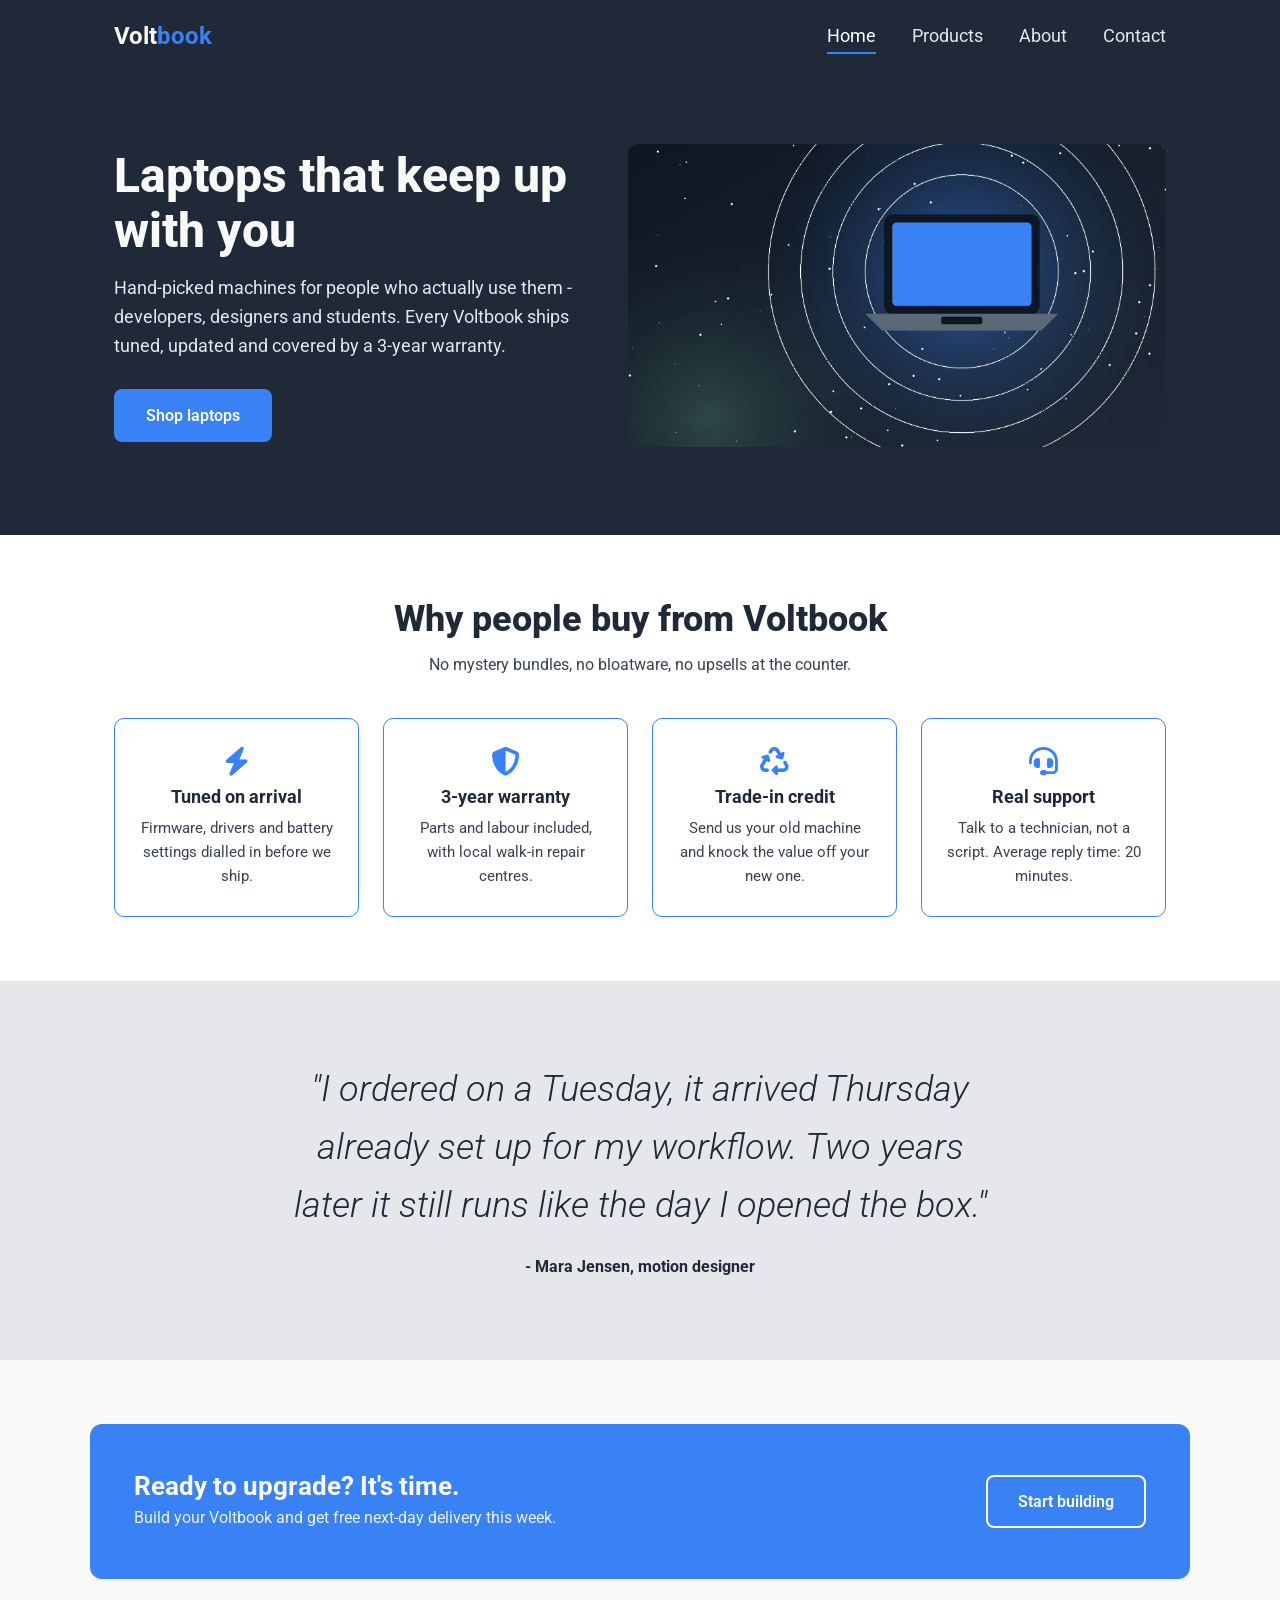
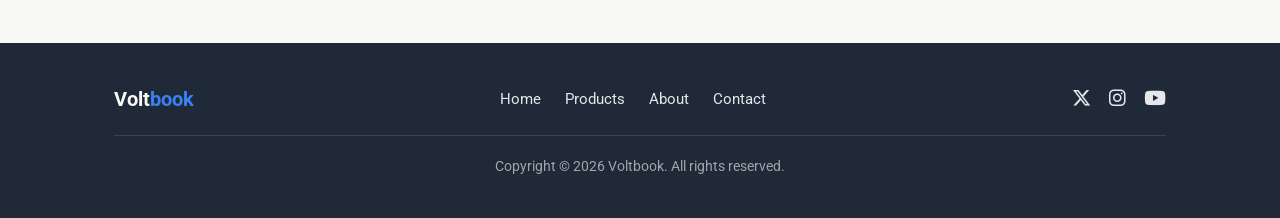
<file: index.html>
<!doctype html>
<html lang="en">
  <head>
    <meta charset="UTF-8" />
    <meta name="viewport" content="width=device-width, initial-scale=1.0" />
    <meta
      name="description"
      content="Voltbook sells premium laptops for creators, developers and students - fast machines, fair prices and a 3-year warranty."
    />
    <title>Voltbook - Laptops that keep up with you</title>

    <link rel="preconnect" href="https://fonts.googleapis.com" />
    <link rel="preconnect" href="https://fonts.gstatic.com" crossorigin />
    <link rel="stylesheet" href="styles.css" />
    <link
      rel="stylesheet"
      href="https://cdnjs.cloudflare.com/ajax/libs/font-awesome/6.5.1/css/all.min.css"
    />
  </head>
  <body>
    <header class="site-header">
      <div class="wrap">
        <a href="index.html" class="logo">Volt<span>book</span></a>
        <input type="checkbox" id="nav-toggle" class="nav-checkbox" />
        <label
          for="nav-toggle"
          class="nav-toggle"
          aria-label="Toggle navigation menu"
        >
          <span></span><span></span><span></span>
        </label>

        <nav class="main-nav" aria-label="Main">
          <ul>
            <li><a href="index.html" aria-current="page">Home</a></li>
            <li><a href="pages/products.html">Products</a></li>
            <li><a href="pages/about.html">About</a></li>
            <li><a href="pages/contact.html">Contact</a></li>
          </ul>
        </nav>
      </div>
    </header>

    <main id="main">
      <section class="hero">
        <div class="wrap">
          <div class="hero-text">
            <h1>Laptops that keep up with you</h1>
            <p>
              Hand-picked machines for people who actually use them -
              developers, designers and students. Every Voltbook ships tuned,
              updated and covered by a 3-year warranty.
            </p>
            <a href="products.html" class="btn">Shop laptops</a>
          </div>
          <picture class="hero-media">
            <source
              media="(max-width: 700px)"
              srcset="
                assets/img/hero-mobile-600.jpg 600w,
                assets/img/hero-mobile-900.jpg 900w
              "
              sizes="100vw"
            />
            <img
              src="assets/img/hero-1200.jpg"
              srcset="
                assets/img/hero-800.jpg   800w,
                assets/img/hero-1200.jpg 1200w,
                assets/img/hero-1600.jpg 1600w
              "
              sizes="(max-width: 900px) 100vw, 50vw"
              width="1200"
              height="675"
              alt="A Voltbook laptop glowing at the centre of concentric signal rings"
            />
          </picture>
        </div>
      </section>
      <section class="section features">
        <div class="wrap">
          <h2 class="section-title">Why people buy from Voltbook</h2>
          <p class="section-intro">
            No mystery bundles, no bloatware, no upsells at the counter.
          </p>

          <div class="feature-list">
            <figure class="feature">
              <i class="fa-solid fa-bolt" aria-hidden="true"></i>
              <h3>Tuned on arrival</h3>
              <p>
                Firmware, drivers and battery settings dialled in before we
                ship.
              </p>
            </figure>
            <figure class="feature">
              <i class="fa-solid fa-shield-halved" aria-hidden="true"></i>
              <h3>3-year warranty</h3>
              <p>
                Parts and labour included, with local walk-in repair centres.
              </p>
            </figure>
            <figure class="feature">
              <i class="fa-solid fa-recycle" aria-hidden="true"></i>
              <h3>Trade-in credit</h3>
              <p>
                Send us your old machine and knock the value off your new one.
              </p>
            </figure>
            <figure class="feature">
              <i class="fa-solid fa-headset" aria-hidden="true"></i>
              <h3>Real support</h3>
              <p>
                Talk to a technician, not a script. Average reply time: 20
                minutes.
              </p>
            </figure>
          </div>
        </div>
      </section>
      <section class="quote">
        <div class="wrap">
          <blockquote>
            "I ordered on a Tuesday, it arrived Thursday already set up for my
            workflow. Two years later it still runs like the day I opened the
            box."
          </blockquote>
          <cite>- Mara Jensen, motion designer</cite>
        </div>
      </section>
      <section class="cta">
        <div class="wrap">
          <div>
            <h2>Ready to upgrade? It's time.</h2>
            <p>Build your Voltbook and get free next-day delivery this week.</p>
          </div>
          <a href="pages/products.html" class="btn btn--ghost">Start building</a>
        </div>
      </section>
    </main>
    <footer class="site-footer">
      <div class="wrap">
        <a href="index.html" class="logo">Volt<span>book</span></a>

        <nav class="footer-links" aria-label="Footer">
          <a href="index.html">Home</a>
          <a href="products.html">Products</a>
          <a href="about.html">About</a>
          <a href="contact.html">Contact</a>
        </nav>

        <div class="social">
          <a href="#" aria-label="Voltbook on X"
            ><i class="fa-brands fa-x-twitter"></i
          ></a>
          <a href="#" aria-label="Voltbook on Instagram"
            ><i class="fa-brands fa-instagram"></i
          ></a>
          <a href="#" aria-label="Voltbook on YouTube"
            ><i class="fa-brands fa-youtube"></i
          ></a>
        </div>

        <p class="footer-copy">
          Copyright &copy; 2026 Voltbook. All rights reserved.
        </p>
      </div>
    </footer>
  </body>
</html>
</file>
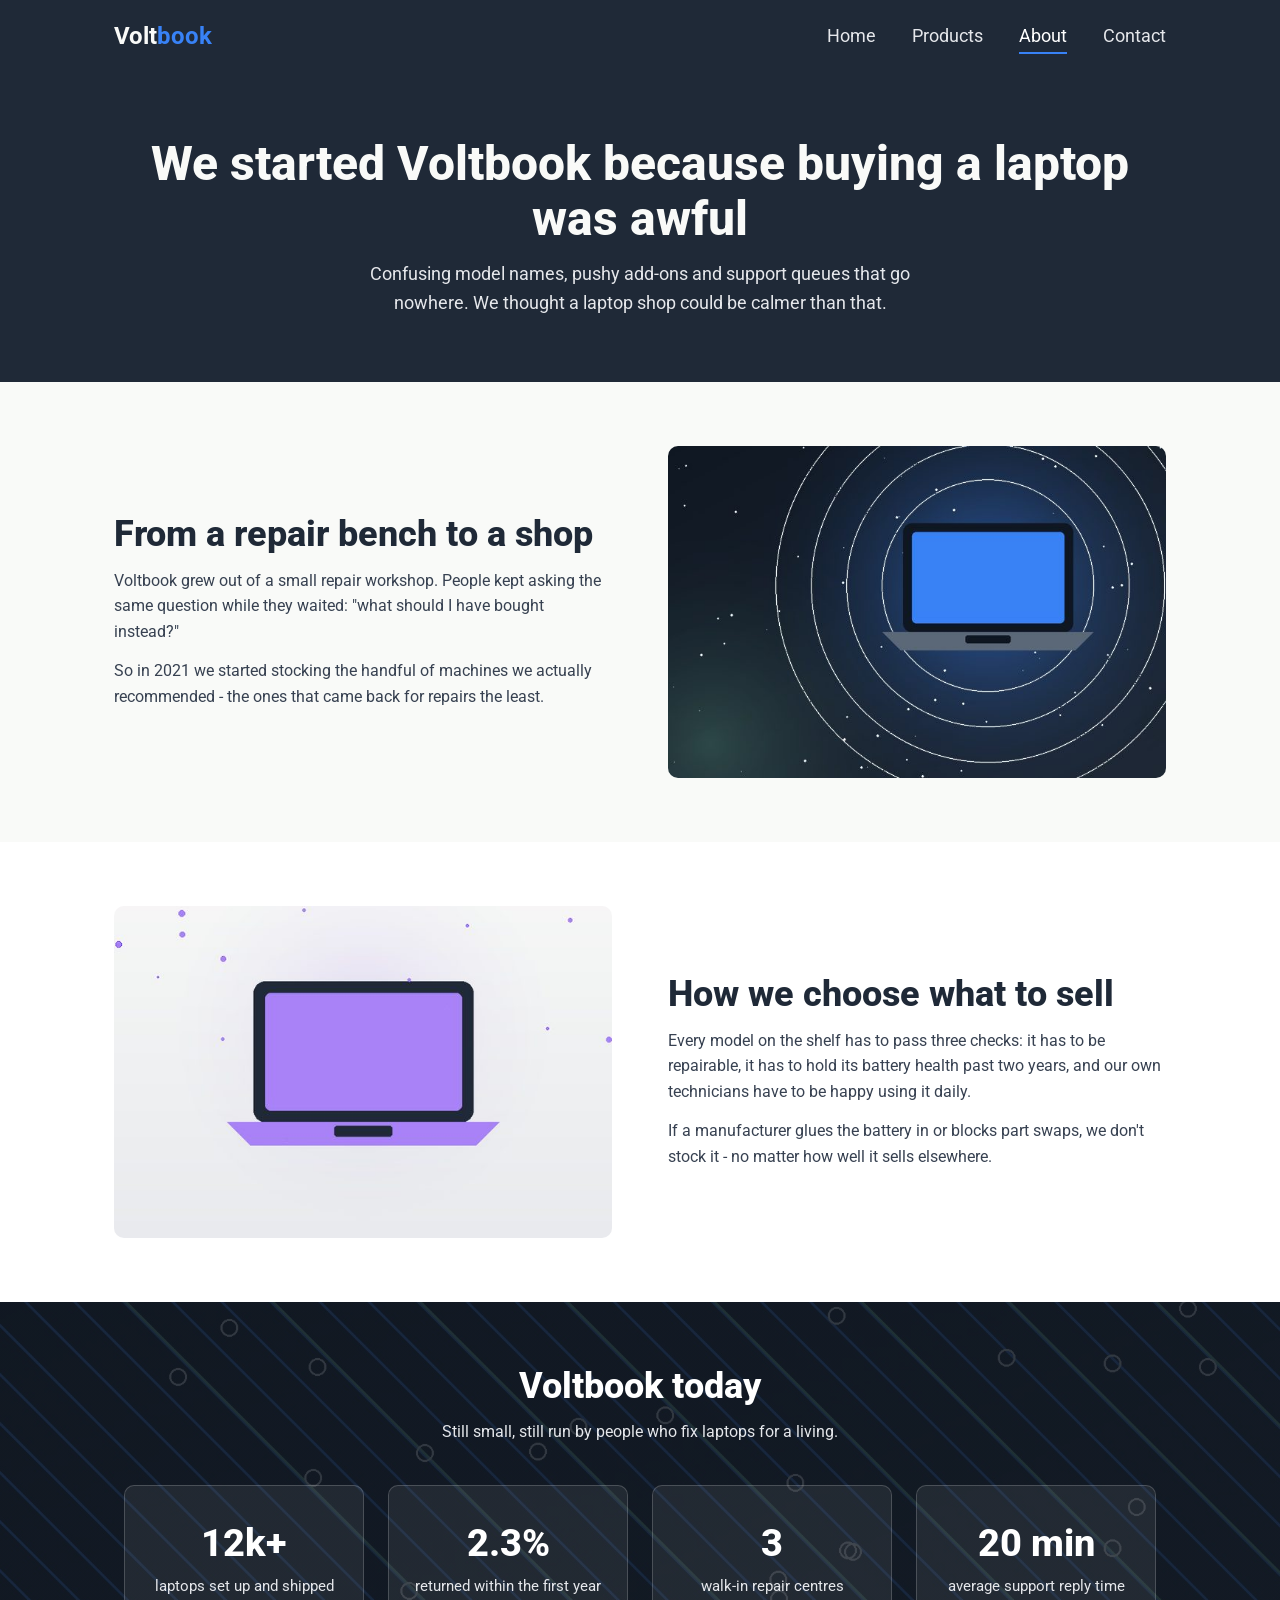
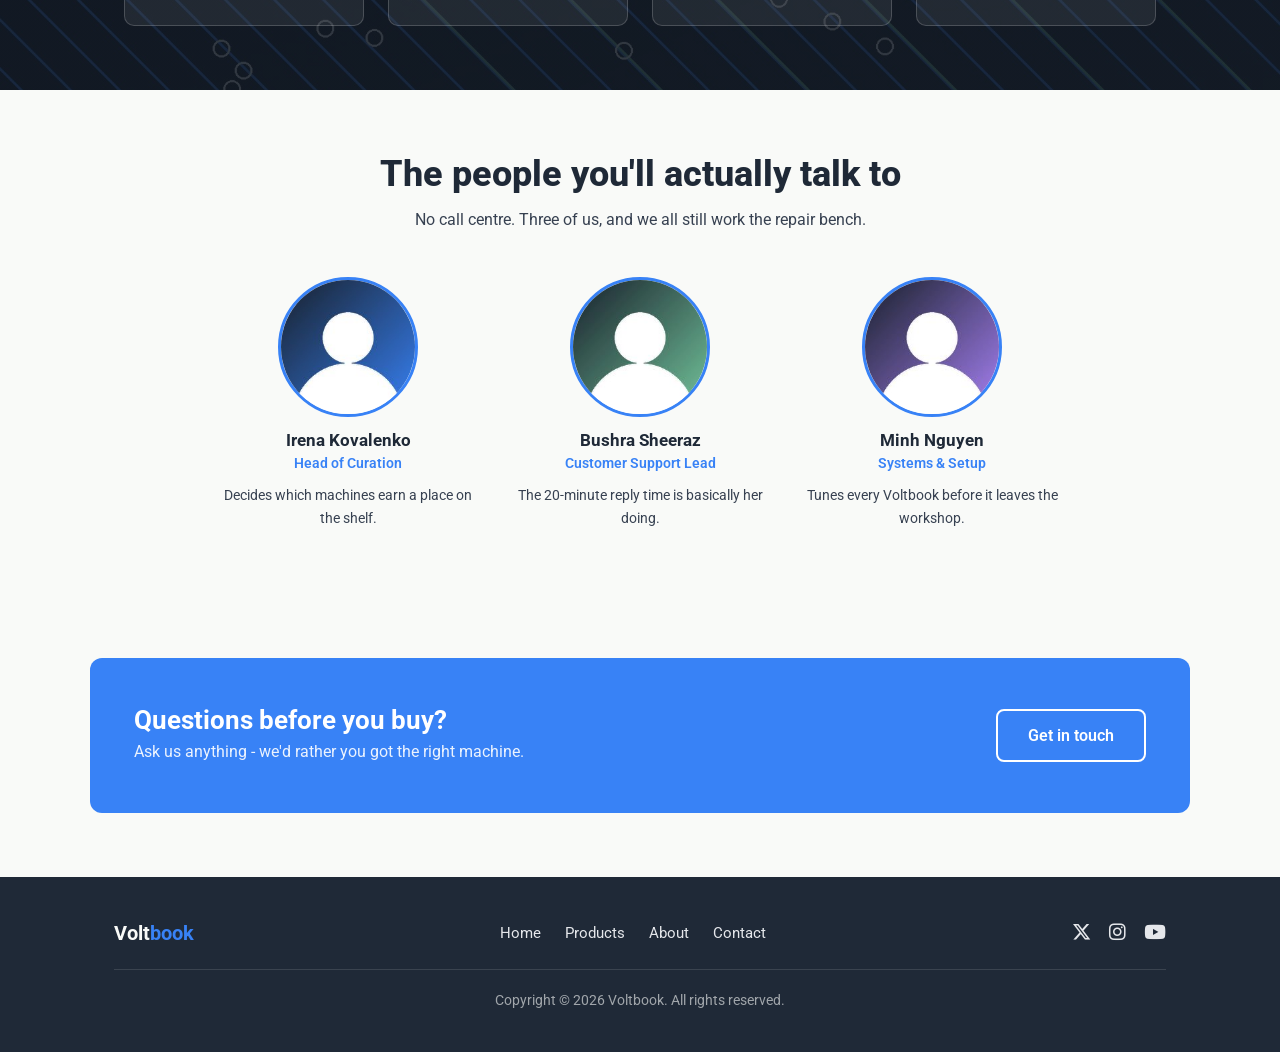
<file: about.html>
<!doctype html>
<html lang="en">
  <head>
    <meta charset="UTF-8" />
    <meta name="viewport" content="width=device-width, initial-scale=1.0" />
    <meta
      name="description"
      content="How Voltbook started, how we choose which laptops to sell, and the small team behind the shop."
    />
    <title>About Voltbook - our story</title>

    <link rel="preconnect" href="https://fonts.googleapis.com" />
    <link rel="preconnect" href="https://fonts.gstatic.com" crossorigin />
    <link rel="stylesheet" href="styles.css" />
    <link
      rel="stylesheet"
      href="https://cdnjs.cloudflare.com/ajax/libs/font-awesome/6.5.1/css/all.min.css"
    />
  </head>
  <body>
    <!-- ============================ Shared header ======================== -->
    <header class="site-header">
      <div class="wrap">
        <a href="index.html" class="logo">Volt<span>book</span></a>

        <!-- CSS-only burger menu: the checkbox holds the open/closed state -->
        <input type="checkbox" id="nav-toggle" class="nav-checkbox" />
        <label for="nav-toggle" class="nav-toggle" aria-label="Toggle navigation menu">
          <span></span><span></span><span></span>
        </label>

        <nav class="main-nav" aria-label="Main">
          <ul>
            <li><a href="index.html">Home</a></li>
            <li><a href="products.html">Products</a></li>
            <li><a href="about.html" aria-current="page">About</a></li>
            <li><a href="contact.html">Contact</a></li>
          </ul>
        </nav>
      </div>
    </header>

    <main id="main">
      <!-- ============================= Page hero ======================== -->
      <section class="page-hero">
        <div class="wrap">
          <h1>We started Voltbook because buying a laptop was awful</h1>
          <p>
            Confusing model names, pushy add-ons and support queues that go
            nowhere. We thought a laptop shop could be calmer than that.
          </p>
        </div>
      </section>

      <!-- ============================== Story =========================== -->
      <section class="section">
        <div class="wrap split">
          <div>
            <h2>From a repair bench to a shop</h2>
            <p>
              Voltbook grew out of a small repair workshop. People kept asking the
              same question while they waited: "what should I have bought instead?"
            </p>
            <p>
              So in 2021 we started stocking the handful of machines we actually
              recommended - the ones that came back for repairs the least.
            </p>
          </div>
          <img
            src="assets/img/hero-1200.jpg"
            srcset="
              assets/img/hero-800.jpg   800w,
              assets/img/hero-1200.jpg 1200w,
              assets/img/hero-1600.jpg 1600w
            "
            sizes="(max-width: 900px) 100vw, 50vw"
            width="1200"
            height="675"
            alt="The Voltbook workshop, represented by a glowing laptop and signal rings"
          />
        </div>
      </section>

      <!-- =========================== How we pick ======================== -->
      <section class="section features">
        <div class="wrap split reverse">
          <div>
            <h2>How we choose what to sell</h2>
            <p>
              Every model on the shelf has to pass three checks: it has to be
              repairable, it has to hold its battery health past two years, and
              our own technicians have to be happy using it daily.
            </p>
            <p>
              If a manufacturer glues the battery in or blocks part swaps, we
              don't stock it - no matter how well it sells elsewhere.
            </p>
          </div>
          <img
            src="assets/img/laptop-studio-640.jpg"
            srcset="
              assets/img/laptop-studio-320.jpg 320w,
              assets/img/laptop-studio-640.jpg 640w
            "
            sizes="(max-width: 900px) 100vw, 50vw"
            width="640"
            height="640"
            alt="A Voltbook Studio laptop shown against a light background"
          />
        </div>
      </section>

      <!-- ===================== Decorative pattern band ================== -->
      <!--
        The background image here is decorative, so it lives in CSS, not HTML.
        A media query swaps pattern-900.jpg for pattern-1800.jpg above 900px,
        so phones never download the large file.
      -->
      <section class="section pattern-band">
        <div class="wrap">
          <h2 class="section-title">Voltbook today</h2>
          <p class="section-intro">
            Still small, still run by people who fix laptops for a living.
          </p>
          <div class="stats">
            <div class="stat">
              <strong>12k+</strong>
              <span>laptops set up and shipped</span>
            </div>
            <div class="stat">
              <strong>2.3%</strong>
              <span>returned within the first year</span>
            </div>
            <div class="stat">
              <strong>3</strong>
              <span>walk-in repair centres</span>
            </div>
            <div class="stat">
              <strong>20 min</strong>
              <span>average support reply time</span>
            </div>
          </div>
        </div>
      </section>

      <!-- =============================== Team =========================== -->
      <section class="section">
        <div class="wrap">
          <h2 class="section-title">The people you'll actually talk to</h2>
          <p class="section-intro">
            No call centre. Three of us, and we all still work the repair bench.
          </p>

          <div class="team">
            <figure class="member">
              <img
                src="assets/img/team-1-400.jpg"
                srcset="assets/img/team-1-200.jpg 200w, assets/img/team-1-400.jpg 400w"
                sizes="140px"
                width="400"
                height="400"
                alt="Portrait of Irene Kovalenko"
              />
              <figcaption>
                <h3>Irena Kovalenko</h3>
                <span>Head of Curation</span>
                <p>Decides which machines earn a place on the shelf.</p>
              </figcaption>
            </figure>

            <figure class="member">
              <img
                src="assets/img/team-2-400.jpg"
                srcset="assets/img/team-2-200.jpg 200w, assets/img/team-2-400.jpg 400w"
                sizes="140px"
                width="400"
                height="400"
                alt="Portrait of Bushra Sheeraz"
              />
              <figcaption>
                <h3>Bushra Sheeraz</h3>
                <span>Customer Support Lead</span>
                <p>The 20-minute reply time is basically her doing.</p>
              </figcaption>
            </figure>

            <figure class="member">
              <img
                src="assets/img/team-3-400.jpg"
                srcset="assets/img/team-3-200.jpg 200w, assets/img/team-3-400.jpg 400w"
                sizes="140px"
                width="400"
                height="400"
                alt="Portrait of Minh Nguyen"
              />
              <figcaption>
                <h3>Minh Nguyen</h3>
                <span>Systems &amp; Setup</span>
                <p>Tunes every Voltbook before it leaves the workshop.</p>
              </figcaption>
            </figure>
          </div>
        </div>
      </section>

      <!-- ========================== Call to action ===================== -->
      <section class="cta">
        <div class="wrap">
          <div>
            <h2>Questions before you buy?</h2>
            <p>Ask us anything - we'd rather you got the right machine.</p>
          </div>
          <a href="contact.html" class="btn btn--ghost">Get in touch</a>
        </div>
      </section>
    </main>

    <!-- ============================ Shared footer ====================== -->
    <footer class="site-footer">
      <div class="wrap">
        <a href="index.html" class="logo">Volt<span>book</span></a>

        <nav class="footer-links" aria-label="Footer">
          <a href="index.html">Home</a>
          <a href="products.html">Products</a>
          <a href="about.html">About</a>
          <a href="contact.html">Contact</a>
        </nav>

        <div class="social">
          <a href="#" aria-label="Voltbook on X"><i class="fa-brands fa-x-twitter"></i></a>
          <a href="#" aria-label="Voltbook on Instagram"><i class="fa-brands fa-instagram"></i></a>
          <a href="#" aria-label="Voltbook on YouTube"><i class="fa-brands fa-youtube"></i></a>
        </div>

        <p class="footer-copy">Copyright &copy; 2026 Voltbook. All rights reserved.</p>
      </div>
    </footer>
  </body>
</html>
</file>
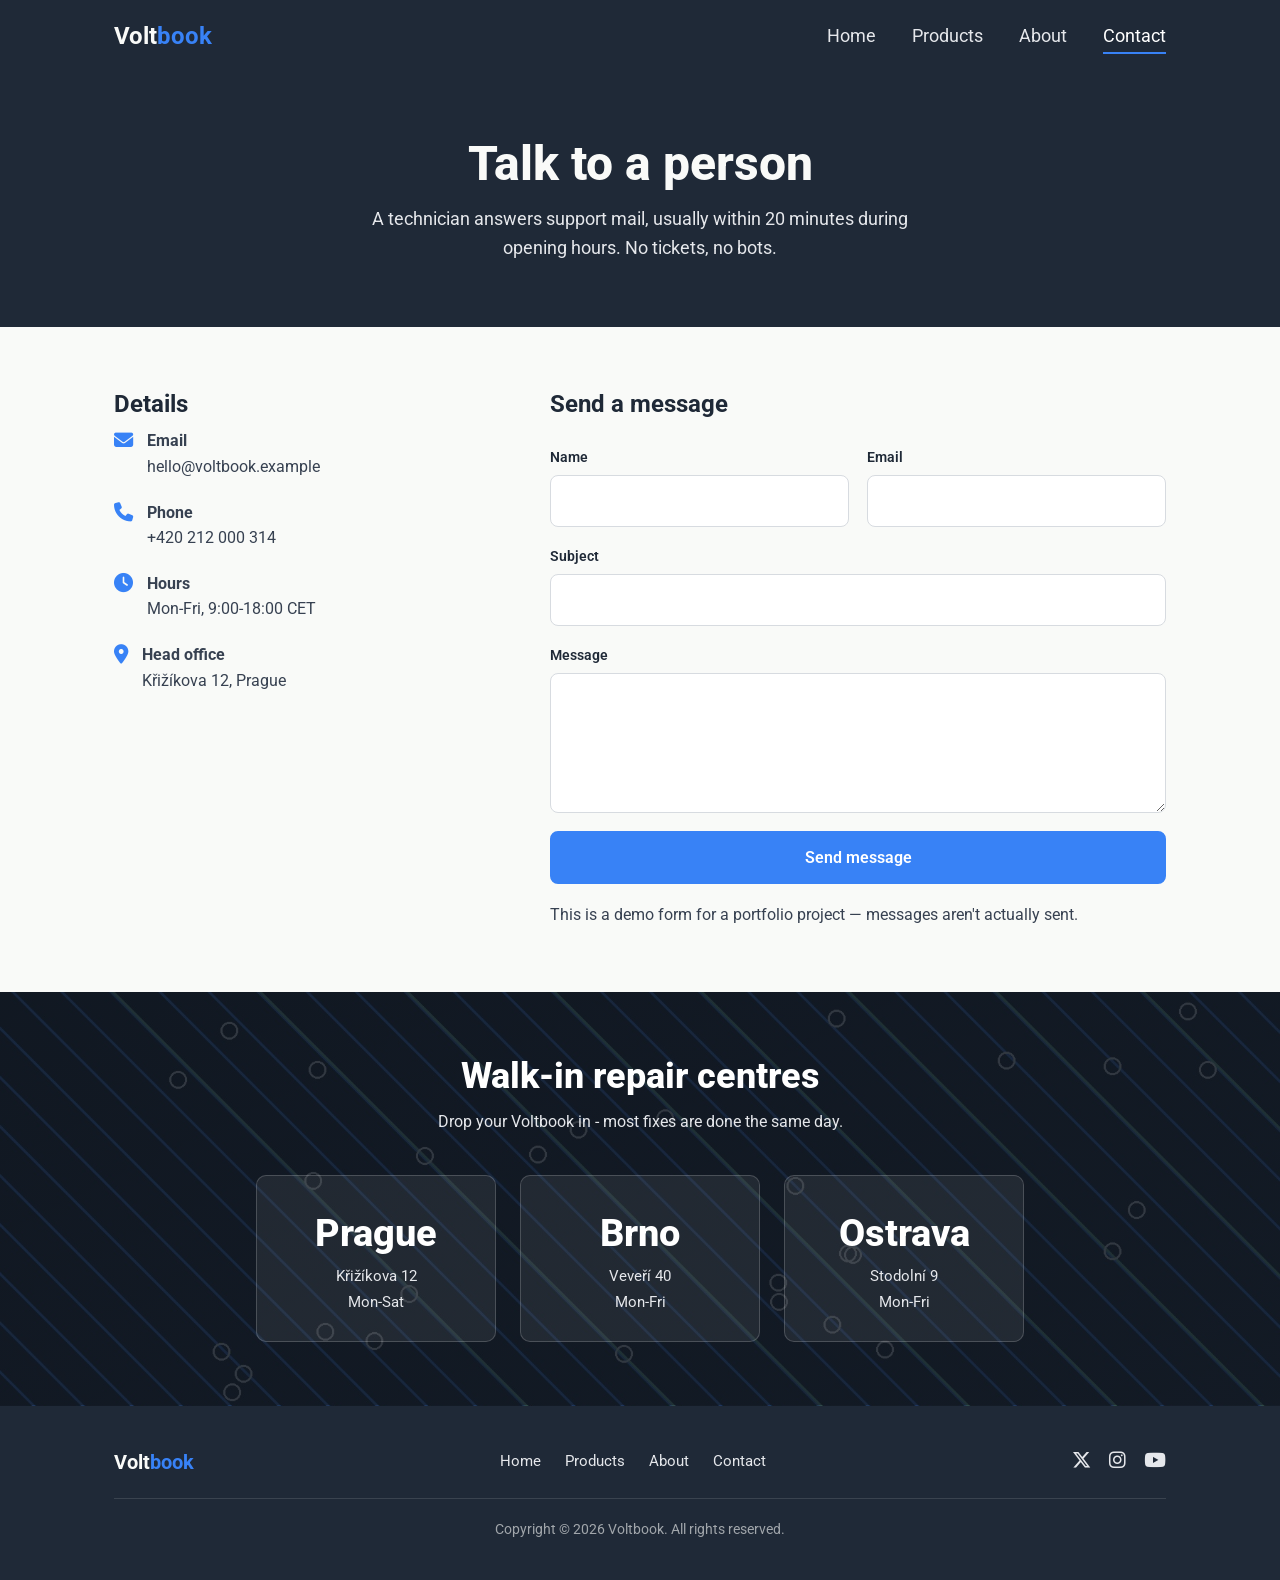
<file: contact.html>
<!doctype html>
<html lang="en">
  <head>
    <meta charset="UTF-8" />
    <meta name="viewport" content="width=device-width, initial-scale=1.0" />
    <meta
      name="description"
      content="Contact Voltbook - email, phone, opening hours and our three walk-in repair centres."
    />
    <title>Contact Voltbook</title>

    <link rel="preconnect" href="https://fonts.googleapis.com" />
    <link rel="preconnect" href="https://fonts.gstatic.com" crossorigin />
    <link rel="stylesheet" href="styles.css" />
    <link
      rel="stylesheet"
      href="https://cdnjs.cloudflare.com/ajax/libs/font-awesome/6.5.1/css/all.min.css"
    />
  </head>
  <body>
    <!-- ============================ Shared header ======================== -->
    <header class="site-header">
      <div class="wrap">
        <a href="index.html" class="logo">Volt<span>book</span></a>

        <!-- CSS-only burger menu: the checkbox holds the open/closed state -->
        <input type="checkbox" id="nav-toggle" class="nav-checkbox" />
        <label
          for="nav-toggle"
          class="nav-toggle"
          aria-label="Toggle navigation menu"
        >
          <span></span><span></span><span></span>
        </label>

        <nav class="main-nav" aria-label="Main">
          <ul>
            <li><a href="index.html">Home</a></li>
            <li><a href="products.html">Products</a></li>
            <li><a href="about.html">About</a></li>
            <li><a href="contact.html" aria-current="page">Contact</a></li>
          </ul>
        </nav>
      </div>
    </header>

    <main id="main">
      <!-- ============================= Page hero ======================== -->
      <section class="page-hero">
        <div class="wrap">
          <h1>Talk to a person</h1>
          <p>
            A technician answers support mail, usually within 20 minutes during
            opening hours. No tickets, no bots.
          </p>
        </div>
      </section>

      <!-- =========================== Contact block ===================== -->
      <section class="section">
        <div class="wrap contact-layout">
          <div class="contact-info">
            <h2>Details</h2>
            <ul>
              <li>
                <i class="fa-solid fa-envelope" aria-hidden="true"></i>
                <span><strong>Email</strong><br />hello@voltbook.example</span>
              </li>
              <li>
                <i class="fa-solid fa-phone" aria-hidden="true"></i>
                <span><strong>Phone</strong><br />+420 212 000 314</span>
              </li>
              <li>
                <i class="fa-solid fa-clock" aria-hidden="true"></i>
                <span><strong>Hours</strong><br />Mon-Fri, 9:00-18:00 CET</span>
              </li>
              <li>
                <i class="fa-solid fa-location-dot" aria-hidden="true"></i>
                <span
                  ><strong>Head office</strong><br />Křižíkova 12, Prague</span
                >
              </li>
            </ul>
          </div>

          <form class="contact-form" action="#" method="post">
            <h2>Send a message</h2>

            <div class="field half">
              <label for="name">Name</label>
              <input type="text" id="name" name="name" required />
            </div>

            <div class="field half">
              <label for="email">Email</label>
              <input type="email" id="email" name="email" required />
            </div>

            <div class="field">
              <label for="subject">Subject</label>
              <input type="text" id="subject" name="subject" required />
            </div>

            <div class="field">
              <label for="message">Message</label>
              <textarea id="message" name="message" required></textarea>
            </div>

            <button type="submit" class="btn">Send message</button>
            <p class="form-note">
              This is a demo form for a portfolio project — messages aren't
              actually sent.
            </p>
          </form>
        </div>
      </section>

      <!-- ===================== Repair centres (decor band) ============= -->
      <section class="section pattern-band">
        <div class="wrap">
          <h2 class="section-title">Walk-in repair centres</h2>
          <p class="section-intro">
            Drop your Voltbook in - most fixes are done the same day.
          </p>
          <div class="stats">
            <div class="stat">
              <strong>Prague</strong>
              <span>Křižíkova 12<br />Mon-Sat</span>
            </div>
            <div class="stat">
              <strong>Brno</strong>
              <span>Veveří 40<br />Mon-Fri</span>
            </div>
            <div class="stat">
              <strong>Ostrava</strong>
              <span>Stodolní 9<br />Mon-Fri</span>
            </div>
          </div>
        </div>
      </section>
    </main>

    <!-- ============================ Shared footer ====================== -->
    <footer class="site-footer">
      <div class="wrap">
        <a href="index.html" class="logo">Volt<span>book</span></a>

        <nav class="footer-links" aria-label="Footer">
          <a href="index.html">Home</a>
          <a href="products.html">Products</a>
          <a href="about.html">About</a>
          <a href="contact.html">Contact</a>
        </nav>

        <div class="social">
          <a href="#" aria-label="Voltbook on X"
            ><i class="fa-brands fa-x-twitter"></i
          ></a>
          <a href="#" aria-label="Voltbook on Instagram"
            ><i class="fa-brands fa-instagram"></i
          ></a>
          <a href="#" aria-label="Voltbook on YouTube"
            ><i class="fa-brands fa-youtube"></i
          ></a>
        </div>

        <p class="footer-copy">
          Copyright &copy; 2026 Voltbook. All rights reserved.
        </p>
      </div>
    </footer>
  </body>
</html>
</file>
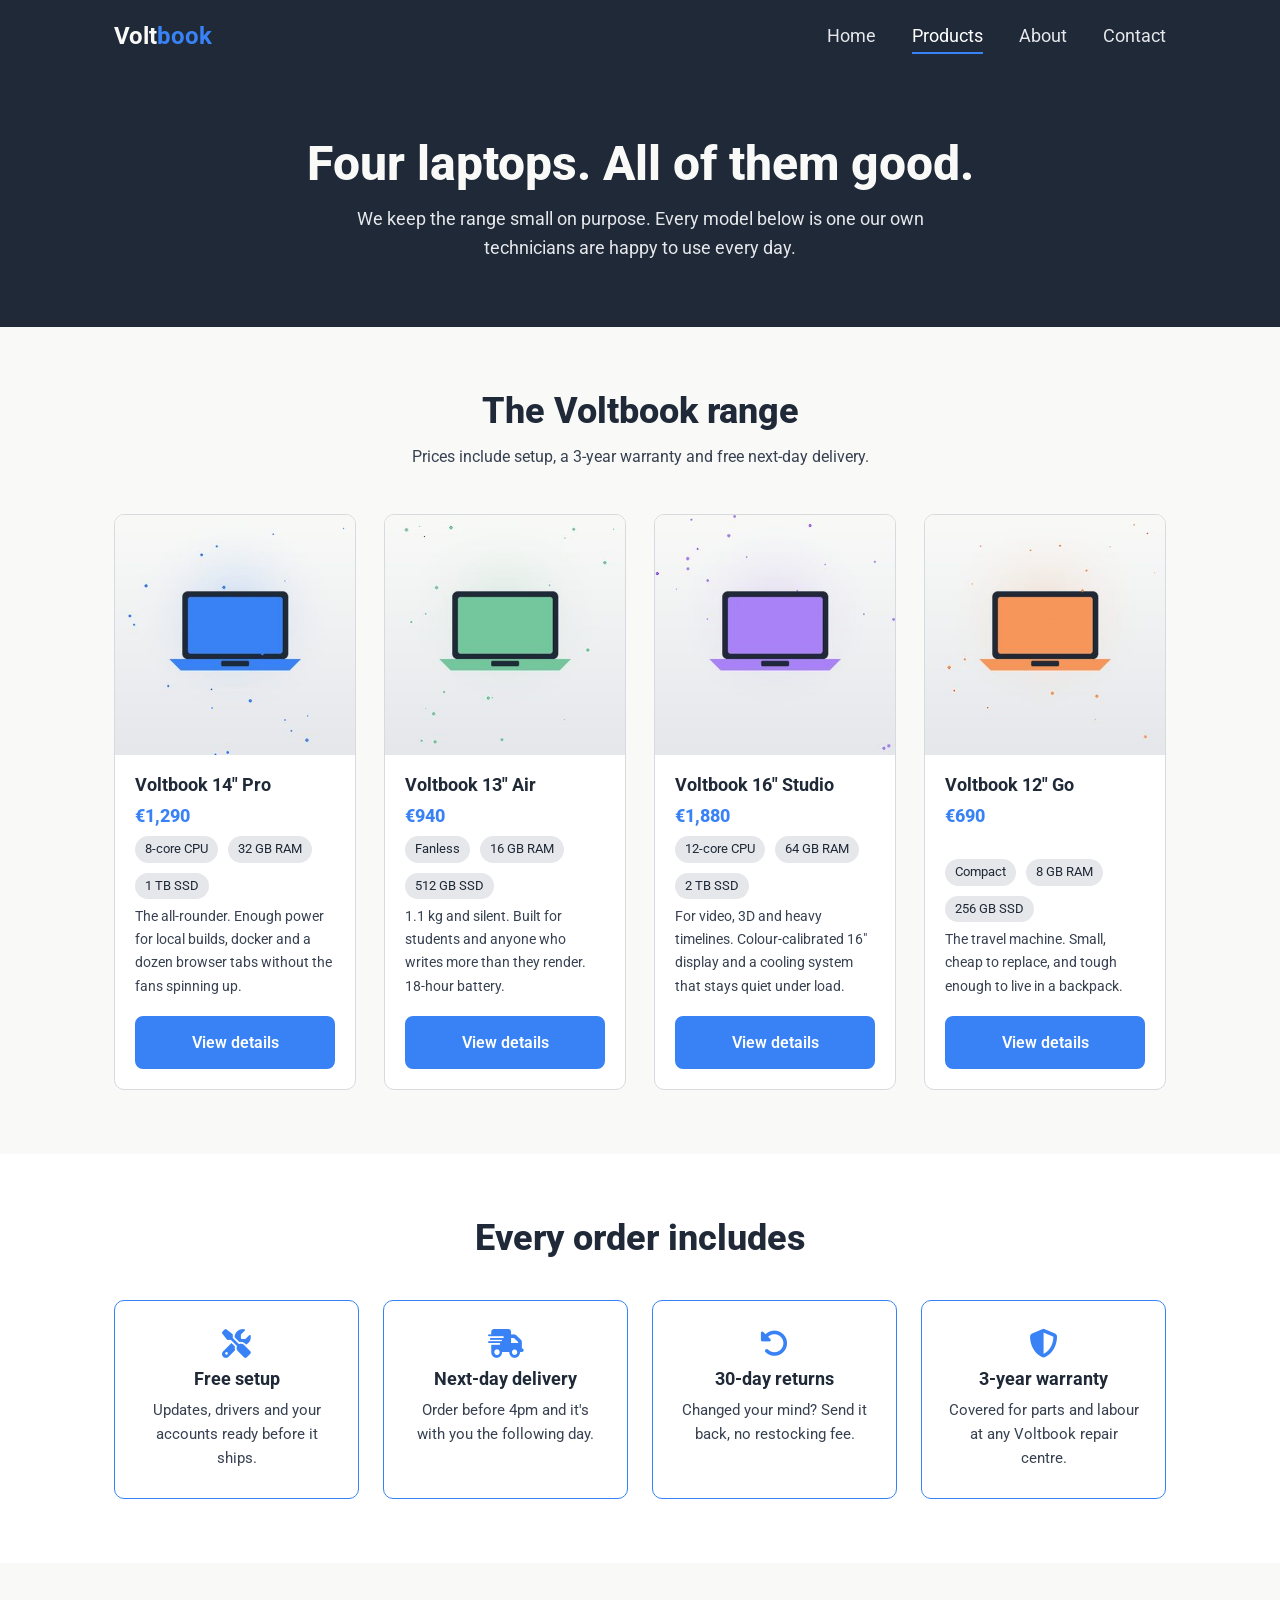
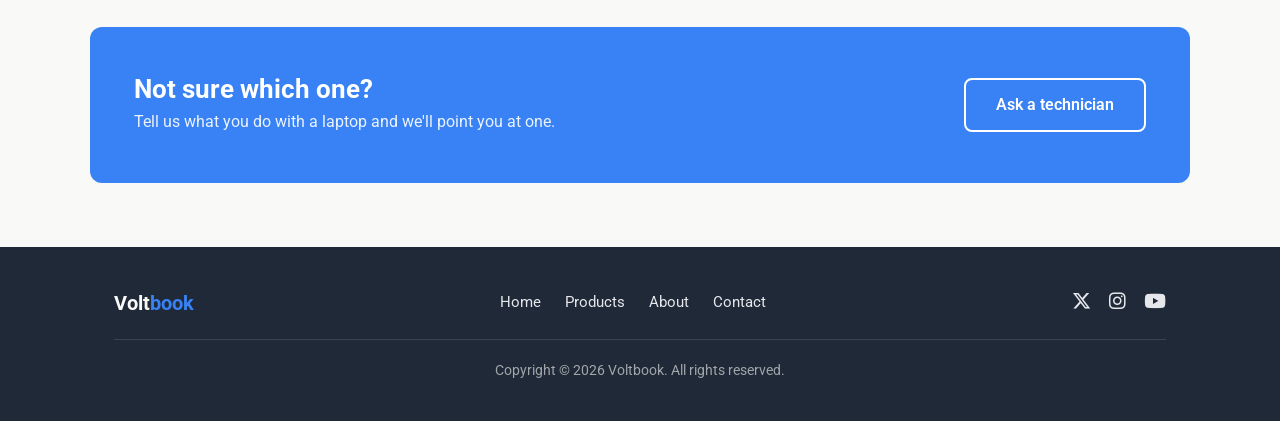
<file: products.html>
<!doctype html>
<html lang="en">
  <head>
    <meta charset="UTF-8" />
    <meta name="viewport" content="width=device-width, initial-scale=1.0" />
    <meta
      name="description"
      content="The Voltbook range: four laptops for developers, designers and students, each with a 3-year warranty."
    />
    <title>Voltbook laptops - the full range</title>

    <link rel="preconnect" href="https://fonts.googleapis.com" />
    <link rel="preconnect" href="https://fonts.gstatic.com" crossorigin />
    <link rel="stylesheet" href="styles.css" />
    <link
      rel="stylesheet"
      href="https://cdnjs.cloudflare.com/ajax/libs/font-awesome/6.5.1/css/all.min.css"
    />
  </head>
  <body>
    <!-- ============================ Shared header ======================== -->
    <header class="site-header">
      <div class="wrap">
        <a href="index.html" class="logo">Volt<span>book</span></a>

        <!-- CSS-only burger menu: the checkbox holds the open/closed state -->
        <input type="checkbox" id="nav-toggle" class="nav-checkbox" />
        <label for="nav-toggle" class="nav-toggle" aria-label="Toggle navigation menu">
          <span></span><span></span><span></span>
        </label>

        <nav class="main-nav" aria-label="Main">
          <ul>
            <li><a href="index.html">Home</a></li>
            <li><a href="products.html" aria-current="page">Products</a></li>
            <li><a href="about.html">About</a></li>
            <li><a href="contact.html">Contact</a></li>
          </ul>
        </nav>
      </div>
    </header>

    <main id="main">
      <!-- ============================= Page hero ======================== -->
      <section class="page-hero">
        <div class="wrap">
          <h1>Four laptops. All of them good.</h1>
          <p>
            We keep the range small on purpose. Every model below is one our own
            technicians are happy to use every day.
          </p>
        </div>
      </section>

      <!-- ============================ Product grid ====================== -->
      <section class="section">
        <div class="wrap">
          <h2 class="section-title">The Voltbook range</h2>
          <p class="section-intro">
            Prices include setup, a 3-year warranty and free next-day delivery.
          </p>

          <div class="product-list">
            <article class="card">
              <img
                src="assets/img/laptop-pro-640.jpg"
                srcset="assets/img/laptop-pro-320.jpg 320w, assets/img/laptop-pro-640.jpg 640w"
                sizes="(max-width: 600px) 90vw, 300px"
                width="640"
                height="640"
                alt="Voltbook 14-inch Pro laptop"
              />
              <div class="card-body">
                <h3>Voltbook 14" Pro</h3>
                <p class="price">&euro;1,290</p>
                <div class="spec-row">
                  <span>8-core CPU</span><span>32 GB RAM</span><span>1 TB SSD</span>
                </div>
                <p>The all-rounder. Enough power for local builds, docker and a
                  dozen browser tabs without the fans spinning up.</p>
                <a href="contact.html" class="btn">View details</a>
              </div>
            </article>

            <article class="card">
              <img
                src="assets/img/laptop-air-640.jpg"
                srcset="assets/img/laptop-air-320.jpg 320w, assets/img/laptop-air-640.jpg 640w"
                sizes="(max-width: 600px) 90vw, 300px"
                width="640"
                height="640"
                alt="Voltbook 13-inch Air laptop"
              />
              <div class="card-body">
                <h3>Voltbook 13" Air</h3>
                <p class="price">&euro;940</p>
                <div class="spec-row">
                  <span>Fanless</span><span>16 GB RAM</span><span>512 GB SSD</span>
                </div>
                <p>1.1 kg and silent. Built for students and anyone who writes
                  more than they render. 18-hour battery.</p>
                <a href="contact.html" class="btn">View details</a>
              </div>
            </article>

            <article class="card">
              <img
                src="assets/img/laptop-studio-640.jpg"
                srcset="assets/img/laptop-studio-320.jpg 320w, assets/img/laptop-studio-640.jpg 640w"
                sizes="(max-width: 600px) 90vw, 300px"
                width="640"
                height="640"
                alt="Voltbook 16-inch Studio laptop"
              />
              <div class="card-body">
                <h3>Voltbook 16" Studio</h3>
                <p class="price">&euro;1,880</p>
                <div class="spec-row">
                  <span>12-core CPU</span><span>64 GB RAM</span><span>2 TB SSD</span>
                </div>
                <p>For video, 3D and heavy timelines. Colour-calibrated 16"
                  display and a cooling system that stays quiet under load.</p>
                <a href="contact.html" class="btn">View details</a>
              </div>
            </article>

            <article class="card">
              <img
                src="assets/img/laptop-go-640.jpg"
                srcset="assets/img/laptop-go-320.jpg 320w, assets/img/laptop-go-640.jpg 640w"
                sizes="(max-width: 600px) 90vw, 300px"
                width="640"
                height="640"
                alt="Voltbook 12-inch Go laptop"
              />
              <div class="card-body">
                <h3>Voltbook 12" Go</h3>
                <p class="price">&euro;690</p>
                <div class="spec-row">
                  <span>Compact</span><span>8 GB RAM</span><span>256 GB SSD</span>
                </div>
                <p>The travel machine. Small, cheap to replace, and tough enough
                  to live in a backpack.</p>
                <a href="contact.html" class="btn">View details</a>
              </div>
            </article>
          </div>
        </div>
      </section>

      <!-- ========================= What's included ===================== -->
      <section class="section features">
        <div class="wrap">
          <h2 class="section-title">Every order includes</h2>
          <div class="feature-list">
            <article class="feature">
              <i class="fa-solid fa-screwdriver-wrench" aria-hidden="true"></i>
              <h3>Free setup</h3>
              <p>Updates, drivers and your accounts ready before it ships.</p>
            </article>
            <article class="feature">
              <i class="fa-solid fa-truck-fast" aria-hidden="true"></i>
              <h3>Next-day delivery</h3>
              <p>Order before 4pm and it's with you the following day.</p>
            </article>
            <article class="feature">
              <i class="fa-solid fa-rotate-left" aria-hidden="true"></i>
              <h3>30-day returns</h3>
              <p>Changed your mind? Send it back, no restocking fee.</p>
            </article>
            <article class="feature">
              <i class="fa-solid fa-shield-halved" aria-hidden="true"></i>
              <h3>3-year warranty</h3>
              <p>Covered for parts and labour at any Voltbook repair centre.</p>
            </article>
          </div>
        </div>
      </section>

      <!-- ========================== Call to action ===================== -->
      <section class="cta">
        <div class="wrap">
          <div>
            <h2>Not sure which one?</h2>
            <p>Tell us what you do with a laptop and we'll point you at one.</p>
          </div>
          <a href="contact.html" class="btn btn--ghost">Ask a technician</a>
        </div>
      </section>
    </main>

    <!-- ============================ Shared footer ====================== -->
    <footer class="site-footer">
      <div class="wrap">
        <a href="index.html" class="logo">Volt<span>book</span></a>

        <nav class="footer-links" aria-label="Footer">
          <a href="index.html">Home</a>
          <a href="products.html">Products</a>
          <a href="about.html">About</a>
          <a href="contact.html">Contact</a>
        </nav>

        <div class="social">
          <a href="#" aria-label="Voltbook on X"><i class="fa-brands fa-x-twitter"></i></a>
          <a href="#" aria-label="Voltbook on Instagram"><i class="fa-brands fa-instagram"></i></a>
          <a href="#" aria-label="Voltbook on YouTube"><i class="fa-brands fa-youtube"></i></a>
        </div>

        <p class="footer-copy">Copyright &copy; 2026 Voltbook. All rights reserved.</p>
      </div>
    </footer>
  </body>
</html>
</file>
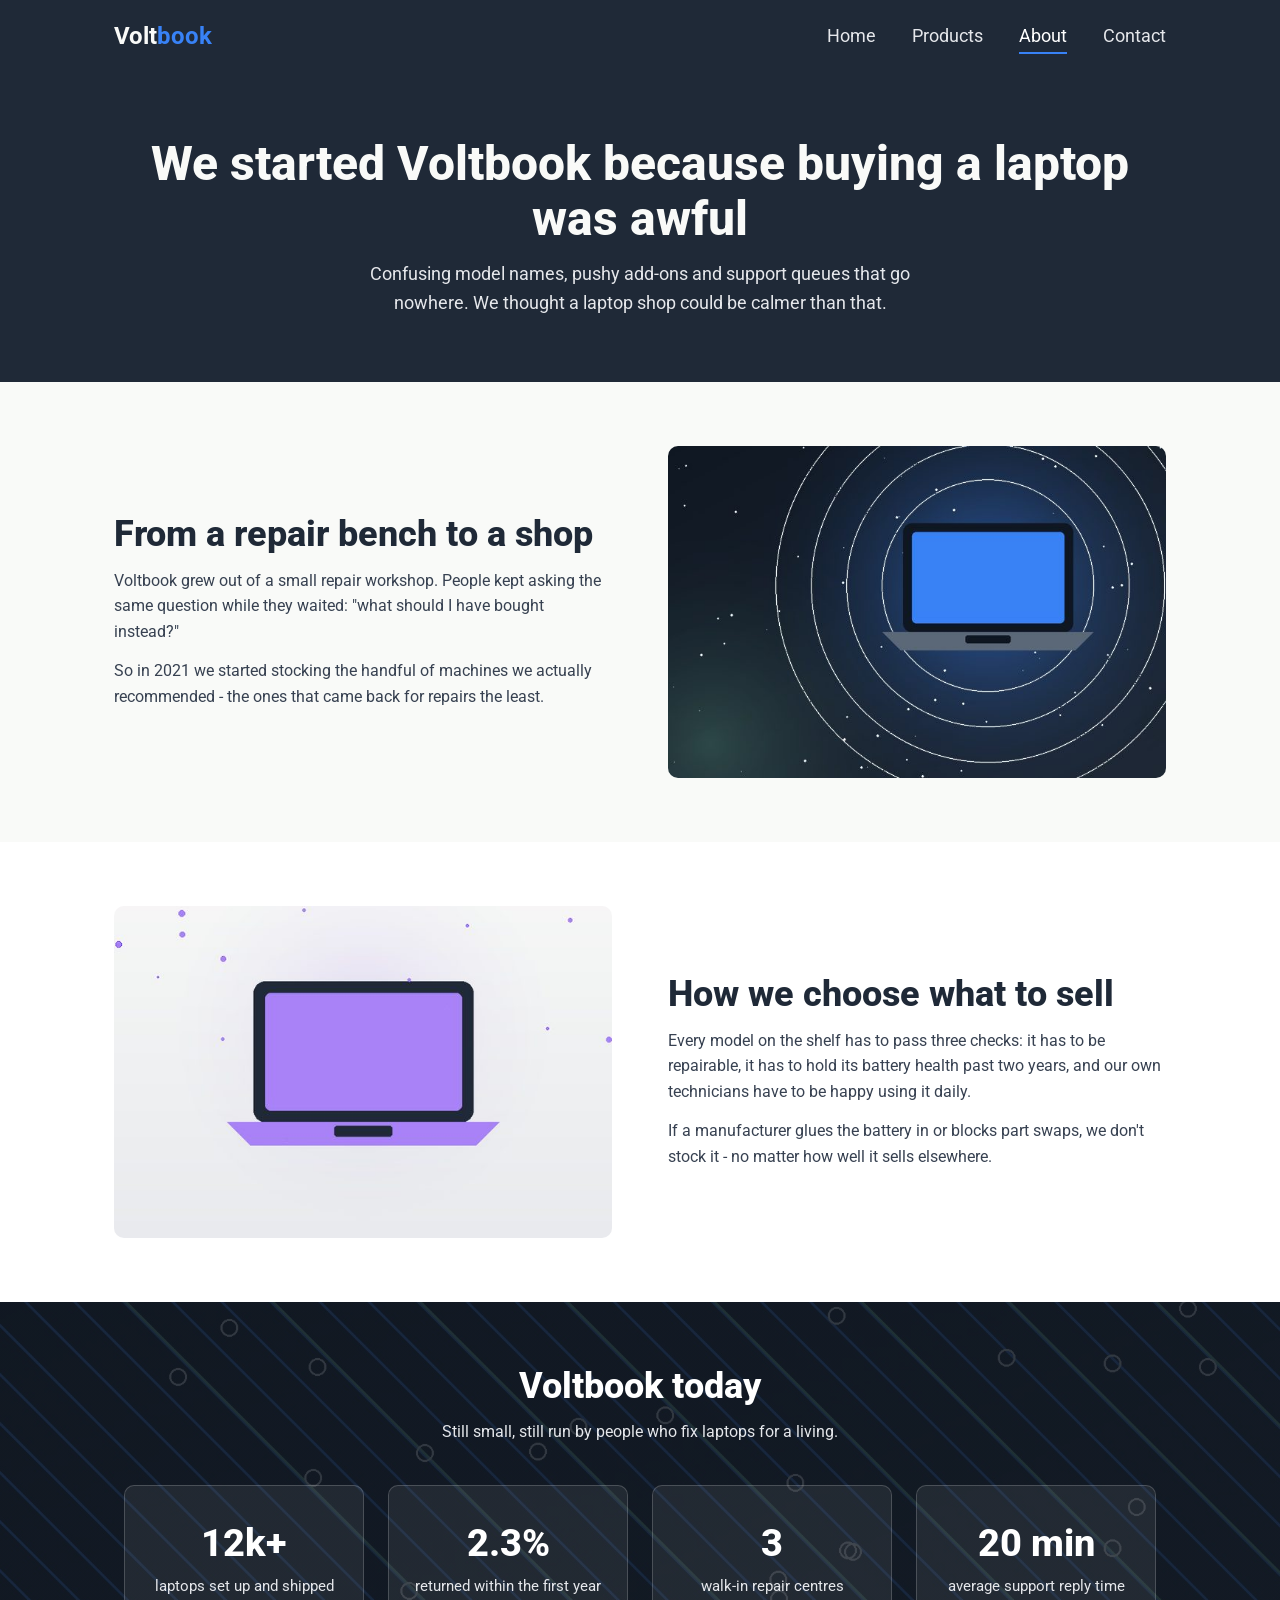
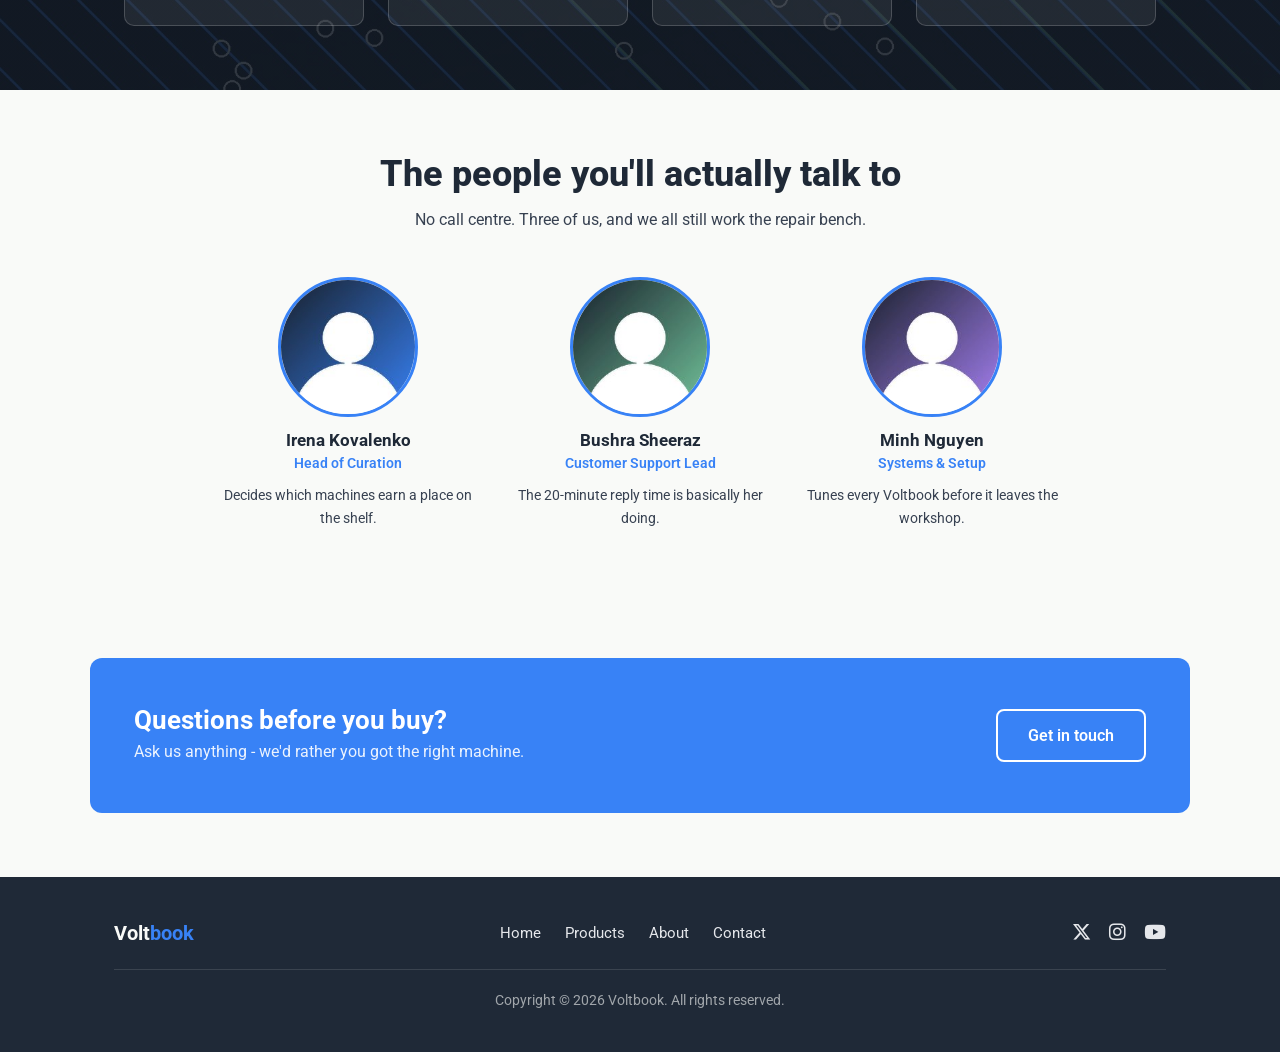
<file: pages/about.html>
<!doctype html>
<html lang="en">
  <head>
    <meta charset="UTF-8" />
    <meta name="viewport" content="width=device-width, initial-scale=1.0" />
    <meta
      name="description"
      content="How Voltbook started, how we choose which laptops to sell, and the small team behind the shop."
    />
    <title>About Voltbook - our story</title>

    <link rel="preconnect" href="https://fonts.googleapis.com" />
    <link rel="preconnect" href="https://fonts.gstatic.com" crossorigin />
    <link rel="stylesheet" href="../styles.css" />
    <link
      rel="stylesheet"
      href="https://cdnjs.cloudflare.com/ajax/libs/font-awesome/6.5.1/css/all.min.css"
    />
  </head>
  <body>
    <header class="site-header">
      <div class="wrap">
        <a href="../index.html" class="logo">Volt<span>book</span></a>
        <input type="checkbox" id="nav-toggle" class="nav-checkbox" />
        <label
          for="nav-toggle"
          class="nav-toggle"
          aria-label="Toggle navigation menu"
        >
          <span></span><span></span><span></span>
        </label>

        <nav class="main-nav" aria-label="Main">
          <ul>
            <li><a href="../index.html">Home</a></li>
            <li><a href="products.html">Products</a></li>
            <li><a href="about.html" aria-current="page">About</a></li>
            <li><a href="contact.html">Contact</a></li>
          </ul>
        </nav>
      </div>
    </header>

    <main id="main">
      <section class="page-hero">
        <div class="wrap">
          <h1>We started Voltbook because buying a laptop was awful</h1>
          <p>
            Confusing model names, pushy add-ons and support queues that go
            nowhere. We thought a laptop shop could be calmer than that.
          </p>
        </div>
      </section>
      <section class="section">
        <div class="wrap split">
          <div>
            <h2>From a repair bench to a shop</h2>
            <p>
              Voltbook grew out of a small repair workshop. People kept asking
              the same question while they waited: "what should I have bought
              instead?"
            </p>
            <p>
              So in 2021 we started stocking the handful of machines we actually
              recommended - the ones that came back for repairs the least.
            </p>
          </div>
          <img
            src="../assets/img/hero-1200.jpg"
            srcset="
              ../assets/img/hero-800.jpg   800w,
              ../assets/img/hero-1200.jpg 1200w,
              ../assets/img/hero-1600.jpg 1600w
            "
            sizes="(max-width: 900px) 100vw, 50vw"
            width="1200"
            height="675"
            alt="The Voltbook workshop, represented by a glowing laptop and signal rings"
          />
        </div>
      </section>
      <section class="section features">
        <div class="wrap split reverse">
          <div>
            <h2>How we choose what to sell</h2>
            <p>
              Every model on the shelf has to pass three checks: it has to be
              repairable, it has to hold its battery health past two years, and
              our own technicians have to be happy using it daily.
            </p>
            <p>
              If a manufacturer glues the battery in or blocks part swaps, we
              don't stock it - no matter how well it sells elsewhere.
            </p>
          </div>
          <img
            src="../assets/img/laptop-studio-640.jpg"
            srcset="
              ../assets/img/laptop-studio-320.jpg 320w,
              ../assets/img/laptop-studio-640.jpg 640w
            "
            sizes="(max-width: 900px) 100vw, 50vw"
            width="640"
            height="640"
            alt="A Voltbook Studio laptop shown against a light background"
          />
        </div>
      </section>
      <section class="section pattern-band">
        <div class="wrap">
          <h2 class="section-title">Voltbook today</h2>
          <p class="section-intro">
            Still small, still run by people who fix laptops for a living.
          </p>
          <div class="stats">
            <div class="stat">
              <strong>12k+</strong>
              <span>laptops set up and shipped</span>
            </div>
            <div class="stat">
              <strong>2.3%</strong>
              <span>returned within the first year</span>
            </div>
            <div class="stat">
              <strong>3</strong>
              <span>walk-in repair centres</span>
            </div>
            <div class="stat">
              <strong>20 min</strong>
              <span>average support reply time</span>
            </div>
          </div>
        </div>
      </section>
      <section class="section">
        <div class="wrap">
          <h2 class="section-title">The people you'll actually talk to</h2>
          <p class="section-intro">
            No call centre. Three of us, and we all still work the repair bench.
          </p>

          <div class="team">
            <figure class="member">
              <img
                src="../assets/img/team-1-400.jpg"
                srcset="
                  ../assets/img/team-1-200.jpg 200w,
                  ../assets/img/team-1-400.jpg 400w
                "
                sizes="140px"
                width="400"
                height="400"
                alt="Portrait of Irene Kovalenko"
              />
              <figcaption>
                <h3>Irena Kovalenko</h3>
                <span>Head of Curation</span>
                <p>Decides which machines earn a place on the shelf.</p>
              </figcaption>
            </figure>

            <figure class="member">
              <img
                src="../assets/img/team-2-400.jpg"
                srcset="
                  ../assets/img/team-2-200.jpg 200w,
                  ../assets/img/team-2-400.jpg 400w
                "
                sizes="140px"
                width="400"
                height="400"
                alt="Portrait of Bushra Sheeraz"
              />
              <figcaption>
                <h3>Bushra Sheeraz</h3>
                <span>Customer Support Lead</span>
                <p>The 20-minute reply time is basically her doing.</p>
              </figcaption>
            </figure>

            <figure class="member">
              <img
                src="../assets/img/team-3-400.jpg"
                srcset="
                  ../assets/img/team-3-200.jpg 200w,
                  ../assets/img/team-3-400.jpg 400w
                "
                sizes="140px"
                width="400"
                height="400"
                alt="Portrait of Minh Nguyen"
              />
              <figcaption>
                <h3>Minh Nguyen</h3>
                <span>Systems &amp; Setup</span>
                <p>Tunes every Voltbook before it leaves the workshop.</p>
              </figcaption>
            </figure>
          </div>
        </div>
      </section>

      <!-- ========================== Call to action ===================== -->
      <section class="cta">
        <div class="wrap">
          <div>
            <h2>Questions before you buy?</h2>
            <p>Ask us anything - we'd rather you got the right machine.</p>
          </div>
          <a href="contact.html" class="btn btn--ghost">Get in touch</a>
        </div>
      </section>
    </main>
    <footer class="site-footer">
      <div class="wrap">
        <a href="index.html" class="logo">Volt<span>book</span></a>

        <nav class="footer-links" aria-label="Footer">
          <a href="../index.html">Home</a>
          <a href="products.html">Products</a>
          <a href="about.html">About</a>
          <a href="contact.html">Contact</a>
        </nav>

        <div class="social">
          <a href="#" aria-label="Voltbook on X"
            ><i class="fa-brands fa-x-twitter"></i
          ></a>
          <a href="#" aria-label="Voltbook on Instagram"
            ><i class="fa-brands fa-instagram"></i
          ></a>
          <a href="#" aria-label="Voltbook on YouTube"
            ><i class="fa-brands fa-youtube"></i
          ></a>
        </div>

        <p class="footer-copy">
          Copyright &copy; 2026 Voltbook. All rights reserved.
        </p>
      </div>
    </footer>
  </body>
</html>
</file>
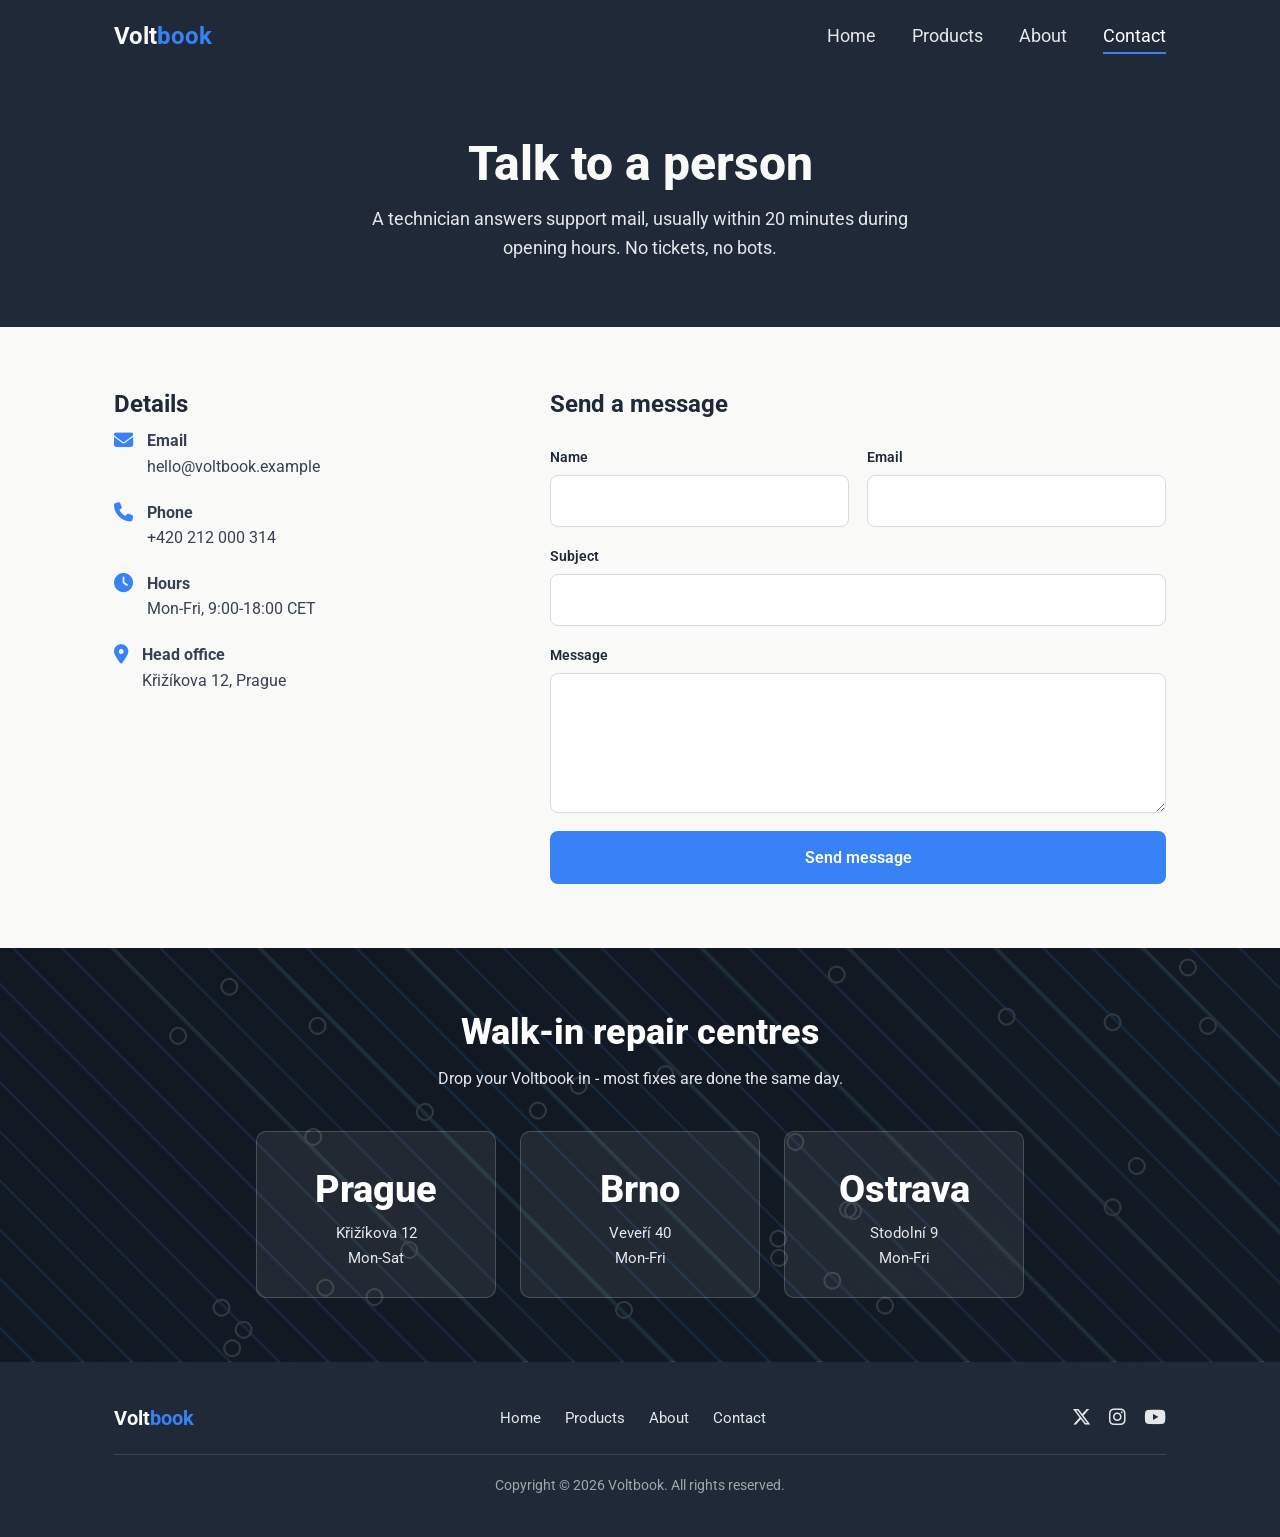
<file: pages/contact.html>
<!doctype html>
<html lang="en">
  <head>
    <meta charset="UTF-8" />
    <meta name="viewport" content="width=device-width, initial-scale=1.0" />
    <meta
      name="description"
      content="Contact Voltbook - email, phone, opening hours and our three walk-in repair centres."
    />
    <title>Contact Voltbook</title>

    <link rel="preconnect" href="https://fonts.googleapis.com" />
    <link rel="preconnect" href="https://fonts.gstatic.com" crossorigin />
    <link rel="stylesheet" href="../styles.css"/>
    <link
      rel="stylesheet"
      href="https://cdnjs.cloudflare.com/ajax/libs/font-awesome/6.5.1/css/all.min.css"
    />
  </head>
  <body>
    <header class="site-header">
      <div class="wrap">
        <a href="../index.html" class="logo">Volt<span>book</span></a>
        <input type="checkbox" id="nav-toggle" class="nav-checkbox" />
        <label
          for="nav-toggle"
          class="nav-toggle"
          aria-label="Toggle navigation menu"
        >
          <span></span><span></span><span></span>
        </label>

        <nav class="main-nav" aria-label="Main">
          <ul>
            <li><a href="../index.html">Home</a></li>
            <li><a href="products.html">Products</a></li>
            <li><a href="about.html">About</a></li>
            <li><a href="contact.html" aria-current="page">Contact</a></li>
          </ul>
        </nav>
      </div>
    </header>

    <main id="main">
      <section class="page-hero">
        <div class="wrap">
          <h1>Talk to a person</h1>
          <p>
            A technician answers support mail, usually within 20 minutes during
            opening hours. No tickets, no bots.
          </p>
        </div>
      </section>
      <section class="section">
        <div class="wrap contact-layout">
          <div class="contact-info">
            <h2>Details</h2>
            <ul>
              <li>
                <i class="fa-solid fa-envelope" aria-hidden="true"></i>
                <span><strong>Email</strong><br />hello@voltbook.example</span>
              </li>
              <li>
                <i class="fa-solid fa-phone" aria-hidden="true"></i>
                <span><strong>Phone</strong><br />+420 212 000 314</span>
              </li>
              <li>
                <i class="fa-solid fa-clock" aria-hidden="true"></i>
                <span><strong>Hours</strong><br />Mon-Fri, 9:00-18:00 CET</span>
              </li>
              <li>
                <i class="fa-solid fa-location-dot" aria-hidden="true"></i>
                <span
                  ><strong>Head office</strong><br />Křižíkova 12, Prague</span
                >
              </li>
            </ul>
          </div>

          <form class="contact-form" action="#" method="post">
            <h2>Send a message</h2>

            <div class="field half">
              <label for="name">Name</label>
              <input type="text" id="name" name="name" required />
            </div>

            <div class="field half">
              <label for="email">Email</label>
              <input type="email" id="email" name="email" required />
            </div>

            <div class="field">
              <label for="subject">Subject</label>
              <input type="text" id="subject" name="subject" required />
            </div>

            <div class="field">
              <label for="message">Message</label>
              <textarea id="message" name="message" required></textarea>
            </div>

            <button onclick="sendMessage()" type="button" class="btn" id="send-message">Send message</button>
            <script>
              function sendMessage() {
                let button = document.getElementById("send-message");
                button.textContent = "Thanks for your message!";
                alert("This is a demo form for a portfolio project — messages aren't actually sent.");
              }
            </script>
          </form>
        </div>
      </section>
      <section class="section pattern-band">
        <div class="wrap">
          <h2 class="section-title">Walk-in repair centres</h2>
          <p class="section-intro">
            Drop your Voltbook in - most fixes are done the same day.
          </p>
          <div class="stats">
            <div class="stat">
              <strong>Prague</strong>
              <span>Křižíkova 12<br />Mon-Sat</span>
            </div>
            <div class="stat">
              <strong>Brno</strong>
              <span>Veveří 40<br />Mon-Fri</span>
            </div>
            <div class="stat">
              <strong>Ostrava</strong>
              <span>Stodolní 9<br />Mon-Fri</span>
            </div>
          </div>
        </div>
      </section>
    </main>
    <footer class="site-footer">
      <div class="wrap">
        <a href="index.html" class="logo">Volt<span>book</span></a>

        <nav class="footer-links" aria-label="Footer">
          <a href="../index.html">Home</a>
          <a href="products.html">Products</a>
          <a href="about.html">About</a>
          <a href="contact.html">Contact</a>
        </nav>

        <div class="social">
          <a href="#" aria-label="Voltbook on X"
            ><i class="fa-brands fa-x-twitter"></i
          ></a>
          <a href="#" aria-label="Voltbook on Instagram"
            ><i class="fa-brands fa-instagram"></i
          ></a>
          <a href="#" aria-label="Voltbook on YouTube"
            ><i class="fa-brands fa-youtube"></i
          ></a>
        </div>

        <p class="footer-copy">
          Copyright &copy; 2026 Voltbook. All rights reserved.
        </p>
      </div>
    </footer>
  </body>
</html>
</file>
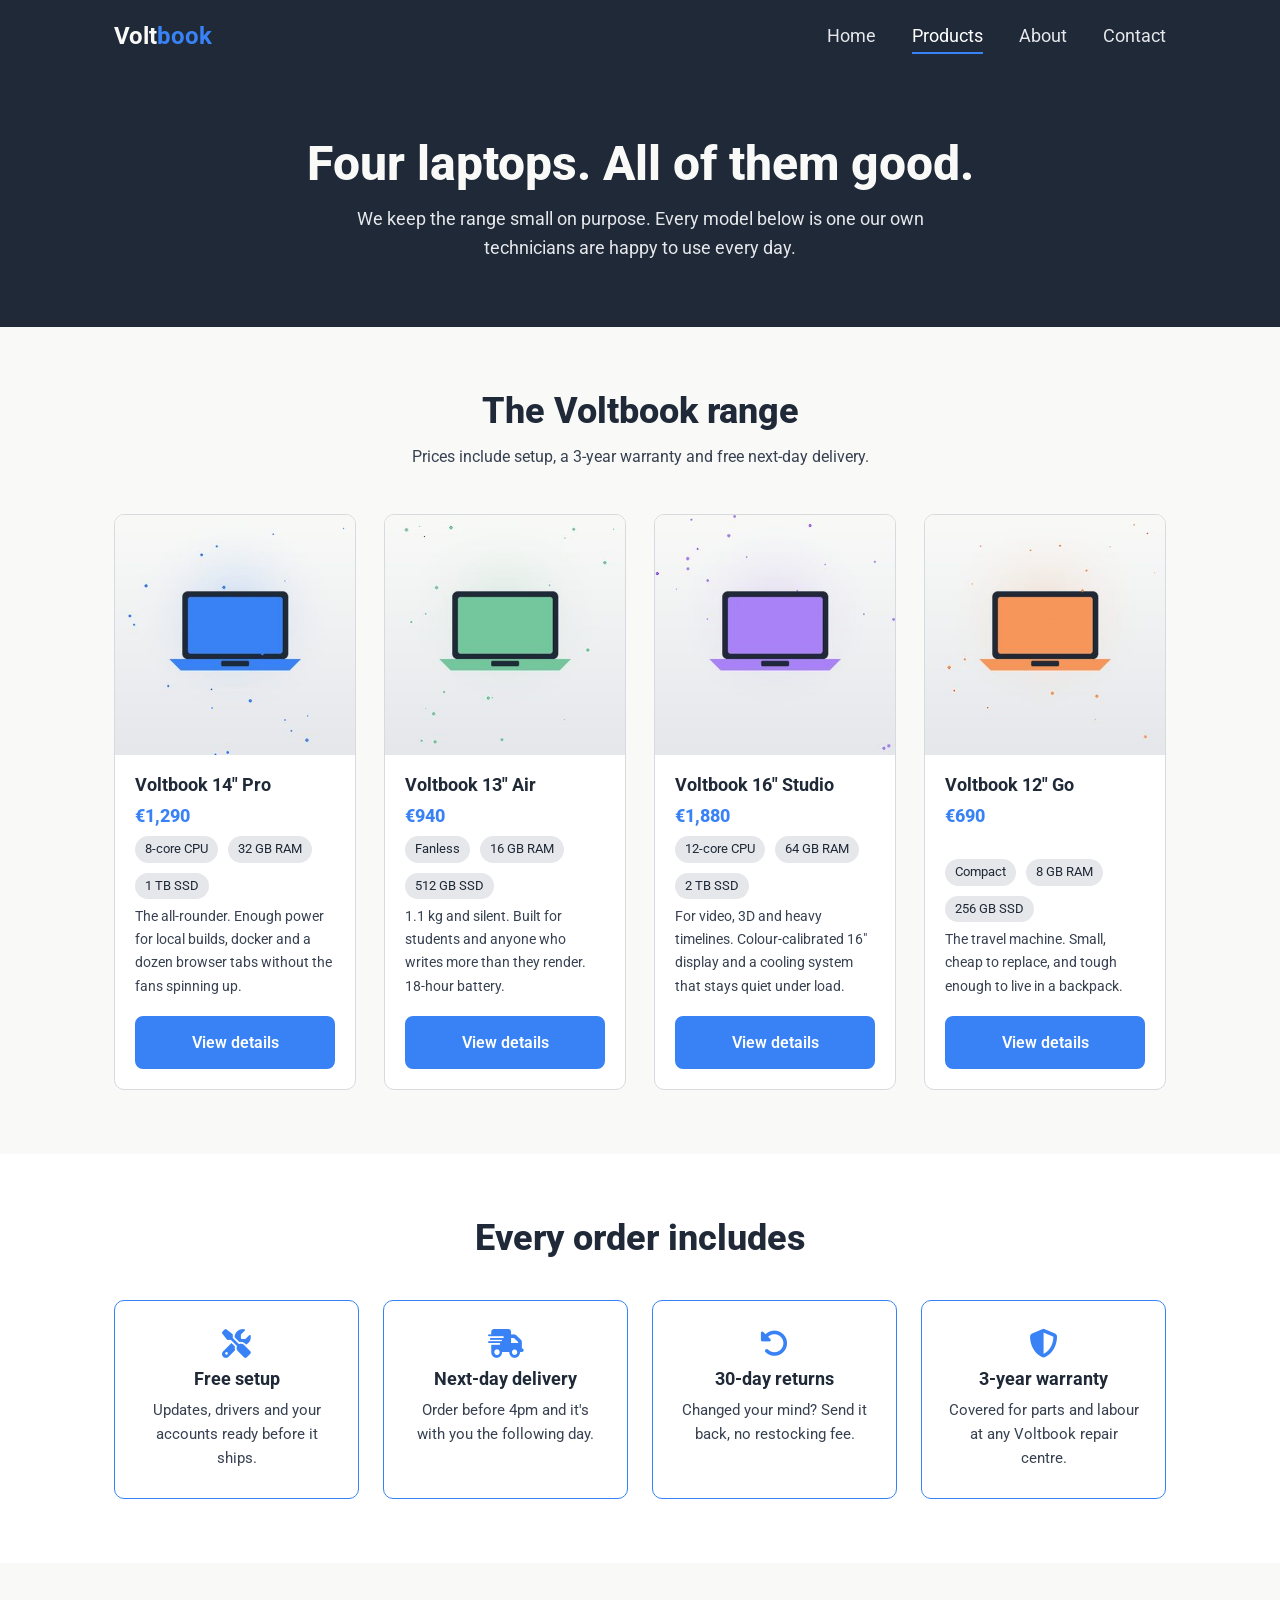
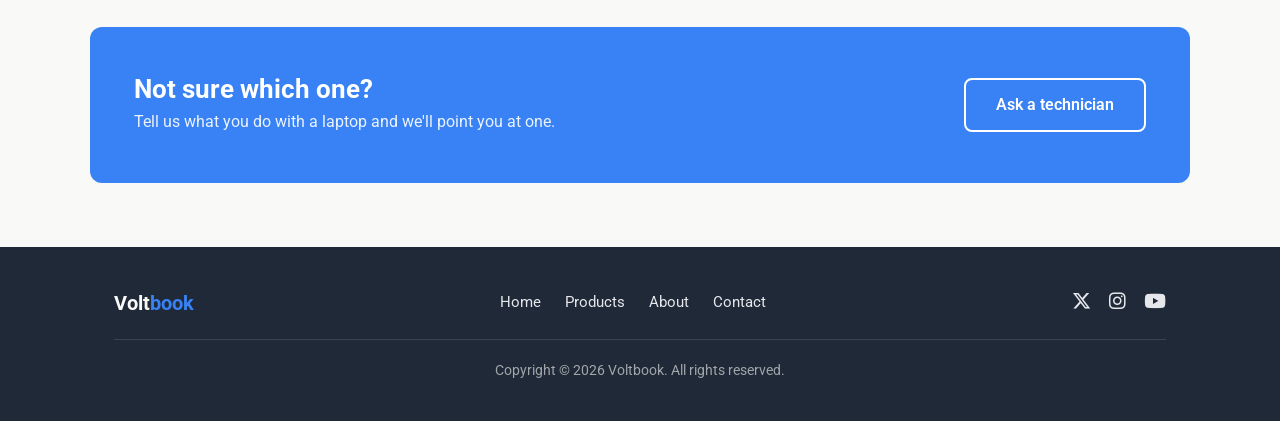
<file: pages/products.html>
<!doctype html>
<html lang="en">
  <head>
    <meta charset="UTF-8" />
    <meta name="viewport" content="width=device-width, initial-scale=1.0" />
    <meta
      name="description"
      content="The Voltbook range: four laptops for developers, designers and students, each with a 3-year warranty."
    />
    <title>Voltbook laptops - the full range</title>

    <link rel="preconnect" href="https://fonts.googleapis.com" />
    <link rel="preconnect" href="https://fonts.gstatic.com" crossorigin />
    <link rel="stylesheet" href="../styles.css" />
    <link
      rel="stylesheet"
      href="https://cdnjs.cloudflare.com/ajax/libs/font-awesome/6.5.1/css/all.min.css"
    />
  </head>
  <body>
    <header class="site-header">
      <div class="wrap">
        <a href="../index.html" class="logo">Volt<span>book</span></a>
        <input type="checkbox" id="nav-toggle" class="nav-checkbox" />
        <label
          for="nav-toggle"
          class="nav-toggle"
          aria-label="Toggle navigation menu"
        >
          <span></span><span></span><span></span>
        </label>
        <nav class="main-nav" aria-label="Main">
          <ul>
            <li><a href="../index.html">Home</a></li>
            <li><a href="products.html" aria-current="page">Products</a></li>
            <li><a href="about.html">About</a></li>
            <li><a href="contact.html">Contact</a></li>
          </ul>
        </nav>
      </div>
    </header>
    <main id="main">
      <section class="page-hero">
        <div class="wrap">
          <h1>Four laptops. All of them good.</h1>
          <p>
            We keep the range small on purpose. Every model below is one our own
            technicians are happy to use every day.
          </p>
        </div>
      </section>
      <section class="section">
        <div class="wrap">
          <h2 class="section-title">The Voltbook range</h2>
          <p class="section-intro">
            Prices include setup, a 3-year warranty and free next-day delivery.
          </p>

          <div class="product-list">
            <article class="card">
              <img
                src="../assets/img/laptop-pro-640.jpg"
                srcset="
                  ../assets/img/laptop-pro-320.jpg 320w,
                  ../assets/img/laptop-pro-640.jpg 640w
                "
                sizes="(max-width: 600px) 90vw, 300px"
                width="640"
                height="640"
                alt="Voltbook 14-inch Pro laptop"
              />
              <div class="card-body">
                <h3>Voltbook 14" Pro</h3>
                <p class="price">&euro;1,290</p>
                <div class="spec-row">
                  <span>8-core CPU</span><span>32 GB RAM</span
                  ><span>1 TB SSD</span>
                </div>
                <p>
                  The all-rounder. Enough power for local builds, docker and a
                  dozen browser tabs without the fans spinning up.
                </p>
                <a href="contact.html" class="btn">View details</a>
              </div>
            </article>

            <article class="card">
              <img
                src="../assets/img/laptop-air-640.jpg"
                srcset="
                  ../assets/img/laptop-air-320.jpg 320w,
                  ../assets/img/laptop-air-640.jpg 640w
                "
                sizes="(max-width: 600px) 90vw, 300px"
                width="640"
                height="640"
                alt="Voltbook 13-inch Air laptop"
              />
              <div class="card-body">
                <h3>Voltbook 13" Air</h3>
                <p class="price">&euro;940</p>
                <div class="spec-row">
                  <span>Fanless</span><span>16 GB RAM</span
                  ><span>512 GB SSD</span>
                </div>
                <p>
                  1.1 kg and silent. Built for students and anyone who writes
                  more than they render. 18-hour battery.
                </p>
                <a href="contact.html" class="btn">View details</a>
              </div>
            </article>

            <article class="card">
              <img
                src="../assets/img/laptop-studio-640.jpg"
                srcset="
                  ../assets/img/laptop-studio-320.jpg 320w,
                  ../assets/img/laptop-studio-640.jpg 640w
                "
                sizes="(max-width: 600px) 90vw, 300px"
                width="640"
                height="640"
                alt="Voltbook 16-inch Studio laptop"
              />
              <div class="card-body">
                <h3>Voltbook 16" Studio</h3>
                <p class="price">&euro;1,880</p>
                <div class="spec-row">
                  <span>12-core CPU</span><span>64 GB RAM</span
                  ><span>2 TB SSD</span>
                </div>
                <p>
                  For video, 3D and heavy timelines. Colour-calibrated 16"
                  display and a cooling system that stays quiet under load.
                </p>
                <a href="contact.html" class="btn">View details</a>
              </div>
            </article>

            <article class="card">
              <img
                src="../assets/img/laptop-go-640.jpg"
                srcset="
                  ../assets/img/laptop-go-320.jpg 320w,
                  ../assets/img/laptop-go-640.jpg 640w
                "
                sizes="(max-width: 600px) 90vw, 300px"
                width="640"
                height="640"
                alt="Voltbook 12-inch Go laptop"
              />
              <div class="card-body">
                <h3>Voltbook 12" Go</h3>
                <p class="price">&euro;690</p>
                <div class="spec-row">
                  <span>Compact</span><span>8 GB RAM</span
                  ><span>256 GB SSD</span>
                </div>
                <p>
                  The travel machine. Small, cheap to replace, and tough enough
                  to live in a backpack.
                </p>
                <a href="contact.html" class="btn">View details</a>
              </div>
            </article>
          </div>
        </div>
      </section>
      <section class="section features">
        <div class="wrap">
          <h2 class="section-title">Every order includes</h2>
          <div class="feature-list">
            <article class="feature">
              <i class="fa-solid fa-screwdriver-wrench" aria-hidden="true"></i>
              <h3>Free setup</h3>
              <p>Updates, drivers and your accounts ready before it ships.</p>
            </article>
            <article class="feature">
              <i class="fa-solid fa-truck-fast" aria-hidden="true"></i>
              <h3>Next-day delivery</h3>
              <p>Order before 4pm and it's with you the following day.</p>
            </article>
            <article class="feature">
              <i class="fa-solid fa-rotate-left" aria-hidden="true"></i>
              <h3>30-day returns</h3>
              <p>Changed your mind? Send it back, no restocking fee.</p>
            </article>
            <article class="feature">
              <i class="fa-solid fa-shield-halved" aria-hidden="true"></i>
              <h3>3-year warranty</h3>
              <p>Covered for parts and labour at any Voltbook repair centre.</p>
            </article>
          </div>
        </div>
      </section>
      <section class="cta">
        <div class="wrap">
          <div>
            <h2>Not sure which one?</h2>
            <p>Tell us what you do with a laptop and we'll point you at one.</p>
          </div>
          <a href="contact.html" class="btn btn--ghost">Ask a technician</a>
        </div>
      </section>
    </main>
    <footer class="site-footer">
      <div class="wrap">
        <a href="index.html" class="logo">Volt<span>book</span></a>

        <nav class="footer-links" aria-label="Footer">
          <a href="../index.html">Home</a>
          <a href="products.html">Products</a>
          <a href="about.html">About</a>
          <a href="contact.html">Contact</a>
        </nav>

        <div class="social">
          <a href="#" aria-label="Voltbook on X"
            ><i class="fa-brands fa-x-twitter"></i
          ></a>
          <a href="#" aria-label="Voltbook on Instagram"
            ><i class="fa-brands fa-instagram"></i
          ></a>
          <a href="#" aria-label="Voltbook on YouTube"
            ><i class="fa-brands fa-youtube"></i
          ></a>
        </div>

        <p class="footer-copy">
          Copyright &copy; 2026 Voltbook. All rights reserved.
        </p>
      </div>
    </footer>
  </body>
</html>
</file>
<file: styles.css>
@import url("https://fonts.googleapis.com/css2?family=Roboto:ital,wght@0,300;0,400;0,500;0,700;0,800;0,900;1,300&display=swap");

:root {
  --max-width: 1100px;

  --blue: #3882f6; /* buttons + call-to-action background */
  --blue-dark: #1c64d8; /* hover state */
  --bg-dark: #1f2937; /* hero + footer background */
  --bg-light: #f9faf8; /* light page background */
  --quote-bg: #e5e7eb; /* quote section background */
  --text-on-dark: #f9faf8; /* hero heading, header logo */
  --text-muted-dark: #e5e7eb; /* hero sub-text, header links */
  --heading: #1f2937; /* section headings on light background */
  --body: #374151; /* normal paragraph text */
  --border: #d7dbe0;

  --fs-hero: clamp(2rem, 4.5vw + 1rem, 3rem); /* 32 -> 48px */
  --fs-section: clamp(1.75rem, 3vw + 1rem, 2.25rem); /* 28 -> 36px */
  --fs-quote: clamp(1.4rem, 2.4vw + 0.8rem, 2.25rem); /* ~22 -> 36px */
  --fs-logo: 1.5rem; /* 24px */
  --fs-lead: 1.125rem; /* 18px */

  --space: 24px;
  --radius: 10px;
}

/* --------------------------------- Reset -------------------------------- */
* {
  box-sizing: border-box;
  margin: 0;
  padding: 0;
}

html {
  scroll-behavior: smooth;
}

body {
  font-family: Roboto, "Helvetica Neue", Arial, sans-serif;
  font-weight: 400;
  color: var(--body);
  background: var(--bg-light);
  line-height: 1.6;
  -webkit-font-smoothing: antialiased;
}

a {
  color: inherit;
  text-decoration: none;
}

ul {
  list-style: none;
}

img {
  max-width: 100%;
  height: auto;
  display: block;
}

h1,
h2,
h3 {
  color: var(--heading);
  line-height: 1.15;
}

/* ------------------------------ Utilities ------------------------------- */
.wrap {
  max-width: var(--max-width);
  margin: 0 auto;
  padding: 0 var(--space);
}

.section {
  padding: 64px 0;
}

.section-title {
  font-size: var(--fs-section);
  font-weight: 800;
  text-align: center;
  color: var(--heading);
}

.section-title + .section-intro {
  max-width: 620px;
  margin: 12px auto 0;
  text-align: center;
}

.btn {
  display: inline-block;
  background: var(--blue);
  color: #fff;
  font: inherit;
  font-weight: 600;
  padding: 12px 30px;
  border: 2px solid var(--blue);
  border-radius: 8px;
  cursor: pointer;
  transition:
    background-color 0.15s ease,
    border-color 0.15s ease;
}

.btn:hover {
  background: var(--blue-dark);
  border-color: var(--blue-dark);
}

.btn--ghost {
  background: transparent;
  border-color: #fff;
  color: #fff;
}

.btn--ghost:hover {
  background: rgba(255, 255, 255, 0.12);
  border-color: #fff;
}

/* =============================== Header ================================= */
.site-header {
  background: var(--bg-dark);
  color: var(--text-on-dark);
}

.site-header .wrap {
  display: flex;
  align-items: center;
  justify-content: space-between;
  min-height: 72px;
  position: relative;
}

.logo {
  font-size: var(--fs-logo); /* 24px */
  font-weight: 700;
  color: var(--text-on-dark);
}

.logo span {
  color: var(--blue);
}

.main-nav ul {
  display: flex;
  gap: 36px;
}

.main-nav a {
  font-size: var(--fs-lead); /* 18px */
  color: var(--text-muted-dark);
  padding: 6px 0;
  transition: color 0.15s ease;
}

.main-nav a:hover,
.main-nav a[aria-current="page"] {
  color: #fff;
  border-bottom: 2px solid var(--blue);
}

.nav-checkbox {
  position: absolute;
  width: 1px;
  height: 1px;
  opacity: 0;
  pointer-events: none;
}

.nav-toggle {
  display: none;
  width: 44px;
  height: 44px;
  padding: 11px;
  flex-direction: column;
  justify-content: center;
  gap: 5px;
  cursor: pointer;
}

.nav-toggle span {
  display: block;
  height: 3px;
  width: 100%;
  background: var(--text-on-dark);
  border-radius: 2px;
  transition:
    transform 0.25s ease,
    opacity 0.2s ease;
}

/* Keyboard focus ring on the label */
.nav-checkbox:focus-visible ~ .nav-toggle {
  outline: 2px solid var(--blue);
  outline-offset: 2px;
}

/* =============================== Footer ================================= */
.site-footer {
  background: var(--bg-dark);
  color: var(--text-muted-dark);
}

.site-footer .wrap {
  display: flex;
  flex-wrap: wrap;
  justify-content: space-between;
  align-items: center;
  gap: 20px;
  padding-top: 40px;
  padding-bottom: 40px;
}

.site-footer .logo {
  font-size: 1.25rem;
}

.footer-links {
  display: flex;
  flex-wrap: wrap;
  gap: 24px;
  font-size: 0.95rem;
}

.footer-links a:hover {
  color: #fff;
}

.social {
  display: flex;
  gap: 18px;
  font-size: 1.2rem;
}

.social a:hover {
  color: var(--blue);
}

.footer-copy {
  width: 100%;
  text-align: center;
  font-size: 0.85rem;
  padding-top: 20px;
  border-top: 1px solid rgba(255, 255, 255, 0.12);
  color: rgba(249, 250, 248, 0.6);
}

/* ================================ Hero ================================= */
.hero {
  background: var(--bg-dark);
  color: var(--text-on-dark);
}

.hero .wrap {
  display: flex;
  align-items: center;
  gap: 56px;
  padding-top: 72px;
  padding-bottom: 88px;
}

.hero-text {
  flex: 1 1 46%;
  min-width: 0;
}

.hero-text h1 {
  font-size: var(--fs-hero); /* 48px on desktop */
  font-weight: 800; /* extra-bold */
  color: var(--text-on-dark);
  margin-bottom: 16px;
}

.hero-text p {
  font-size: var(--fs-lead); /* 18px */
  font-weight: 400;
  color: var(--text-muted-dark);
  margin-bottom: 28px;
  max-width: 46ch;
}

.hero-media {
  flex: 1 1 54%;
  min-width: 0;
}

.hero-media img {
  width: 100%;
  height: auto;
  border-radius: var(--radius);
}

/* ============================ Features / info ========================== */
.features {
  background: #fff;
}

.feature-list {
  display: flex;
  flex-wrap: wrap;
  gap: 24px;
  margin-top: 40px;
}

.feature {
  flex: 1 1 200px;
  background: #fff;
  border: 1px solid var(--blue);
  border-radius: var(--radius);
  padding: 28px 24px;
  text-align: center;
}

.feature i {
  font-size: 1.8rem;
  color: var(--blue);
  margin-bottom: 12px;
}

.feature h3 {
  font-size: 1.1rem;
  margin-bottom: 8px;
}

.feature p {
  font-size: 0.95rem;
}

/* =============================== Quote ================================= */
.quote {
  background: var(--quote-bg);
  padding: 80px 0;
}

.quote .wrap {
  max-width: 760px;
  text-align: center;
}

.quote blockquote {
  font-size: var(--fs-quote); /* 36px on desktop */
  font-weight: 300; /* light */
  font-style: italic;
  color: var(--heading);
}

.quote cite {
  display: block;
  margin-top: 20px;
  font-size: 1rem;
  font-style: normal;
  font-weight: 700;
  color: var(--heading);
}

/* ========================== Call to action =========================== */
.cta {
  background: var(--bg-light);
  padding: 0 var(--space);
}

.cta .wrap {
  display: flex;
  align-items: center;
  justify-content: space-between;
  gap: 28px;
  max-width: var(--max-width);
  padding: 48px 44px;
  background: var(--blue);
  color: #fff;
  border-radius: 12px;
  margin: 64px auto;
}

.cta h2 {
  color: #fff;
  font-size: 1.6rem;
  margin-bottom: 4px;
}

.cta p {
  color: rgba(255, 255, 255, 0.9);
}

/* ===================== About page specific ========================== */
.page-hero {
  background: var(--bg-dark);
  color: var(--text-on-dark);
  text-align: center;
  padding: 64px 0;
}

.page-hero h1 {
  font-size: var(--fs-hero);
  font-weight: 800;
  color: var(--text-on-dark);
}

.page-hero p {
  font-size: var(--fs-lead);
  color: var(--text-muted-dark);
  max-width: 60ch;
  margin: 14px auto 0;
}

.split {
  display: flex;
  align-items: center;
  gap: 56px;
}

.split.reverse {
  flex-direction: row-reverse;
}

.split > * {
  flex: 1 1 0;
  min-width: 0;
}

.split img {
  width: 100%;
  aspect-ratio: 3 / 2;
  object-fit: cover;
  border-radius: var(--radius);
}

.split h2 {
  font-size: var(--fs-section);
  font-weight: 800;
  margin-bottom: 12px;
}

.split p + p {
  margin-top: 14px;
}

.pattern-band {
  background-color: var(--bg-dark);
  background-image:
    linear-gradient(rgba(17, 24, 34, 0.86), rgba(17, 24, 34, 0.86)),
    url("assets/img/pattern-900.jpg");
  background-size: cover;
  background-position: center;
  color: var(--text-on-dark);
  text-align: center;
}

.pattern-band .section-title {
  color: #fff;
}

.pattern-band .section-intro {
  color: var(--text-muted-dark);
}

.stats {
  display: flex;
  flex-wrap: wrap;
  justify-content: center;
  gap: 24px;
  margin-top: 40px;
}

.stat {
  flex: 1 1 200px;
  min-width: 0;
  max-width: 240px;
  background: rgba(255, 255, 255, 0.07);
  border: 1px solid rgba(255, 255, 255, 0.18);
  border-radius: var(--radius);
  padding: 26px 18px;
}

.stat strong {
  display: block;
  font-size: 2.4rem;
  font-weight: 800;
  color: #fff;
}

.stat span {
  font-size: 0.95rem;
  color: var(--text-muted-dark);
}

.team {
  display: flex;
  flex-wrap: wrap;
  justify-content: center;
  gap: 32px;
  margin-top: 44px;
}

.member {
  flex: 1 1 220px;
  max-width: 260px;
  text-align: center;
}

.member img {
  width: 140px;
  height: 140px;
  border-radius: 50%;
  object-fit: cover;
  margin: 0 auto 14px;
  border: 3px solid var(--blue);
}

.member h3 {
  font-size: 1.05rem;
}

.member span {
  font-size: 0.9rem;
  color: var(--blue);
  font-weight: 600;
}

.member p {
  font-size: 0.9rem;
  margin-top: 8px;
}

/* ===================== Products page specific ======================= */
.product-list {
  display: flex;
  flex-wrap: wrap;
  gap: 28px;
  margin-top: 44px;
}

.card {
  flex: 1 1 240px;
  min-width: 0;
  max-width: 320px;
  background: #fff;
  border: 1px solid var(--border);
  border-radius: var(--radius);
  overflow: hidden;
  display: flex;
  flex-direction: column;
  transition:
    transform 0.15s ease,
    box-shadow 0.15s ease;
}

.card:hover {
  transform: translateY(-4px);
  box-shadow: 0 12px 28px rgba(31, 41, 55, 0.12);
}

.card img {
  width: 100%;
  aspect-ratio: 1 / 1;
  object-fit: cover;
  background: var(--quote-bg);
}

.card-body {
  padding: 20px;
  display: flex;
  flex-direction: column;
  gap: 6px;
  flex: 1;
}

.card-body h3 {
  font-size: 1.1rem;
}

.card-body .price {
  font-weight: 800;
  color: var(--blue);
  font-size: 1.15rem;
}

.card-body p {
  font-size: 0.9rem;
  flex: 1;
}

.card-body .btn {
  margin-top: 12px;
  text-align: center;
}

.spec-row {
  display: flex;
  flex-wrap: wrap;
  gap: 10px;
  font-size: 0.8rem;
}

.spec-row span {
  background: var(--quote-bg);
  color: var(--heading);
  padding: 3px 10px;
  border-radius: 999px;
}

/* ===================== Contact page specific ======================= */
.contact-layout {
  display: flex;
  flex-wrap: wrap;
  gap: 48px;
}

.contact-info {
  flex: 1 1 260px;
  min-width: 0;
}

.contact-info h2,
.contact-form h2 {
  flex-basis: 100%; /* heading always sits on its own row */
  width: 100%;
  font-size: 1.5rem;
  font-weight: 700;
  margin-bottom: 10px;
}

.contact-info li {
  display: flex;
  align-items: flex-start;
  gap: 14px;
  margin-bottom: 20px;
}

.contact-info i {
  color: var(--blue);
  font-size: 1.2rem;
  margin-top: 3px;
}

.contact-form {
  flex: 2 1 360px;
  min-width: 0;
  display: flex;
  flex-wrap: wrap;
  gap: 18px;
}

.field {
  display: flex;
  flex-direction: column;
  flex: 1 1 100%;
  gap: 6px;
}

.field.half {
  flex: 1 1 45%;
}

.field label {
  font-size: 0.9rem;
  font-weight: 600;
  color: var(--heading);
}

.field input,
.field textarea {
  font: inherit;
  padding: 12px 14px;
  border: 1px solid var(--border);
  border-radius: 8px;
  background: #fff;
  color: var(--body);
}

.field input:focus,
.field textarea:focus {
  outline: 2px solid var(--blue);
  border-color: var(--blue);
}

.field textarea {
  min-height: 140px;
  resize: vertical;
}

.contact-form .btn {
  flex: 1 1 100%;
}

/* ========================================================================
   RESPONSIVE  -  Flexbox layouts reflow, nav becomes a burger menu
   ======================================================================== */

/* -------- Tablet and below: burger menu + single-column heroes -------- */
@media (max-width: 900px) {
  .nav-toggle {
    display: flex;
  }

  .main-nav {
    position: absolute;
    top: 100%;
    left: 0;
    width: 100%;
    background: var(--bg-dark);
    border-top: 1px solid rgba(255, 255, 255, 0.12);
    max-height: 0;
    overflow: hidden;
    transition: max-height 0.3s ease;
    z-index: 20;
  }

  .nav-checkbox:checked ~ .main-nav {
    max-height: 320px;
  }

  .nav-checkbox:checked ~ .nav-toggle span:nth-child(1) {
    transform: translateY(8px) rotate(45deg);
  }
  .nav-checkbox:checked ~ .nav-toggle span:nth-child(2) {
    opacity: 0;
  }
  .nav-checkbox:checked ~ .nav-toggle span:nth-child(3) {
    transform: translateY(-8px) rotate(-45deg);
  }

  .main-nav ul {
    flex-direction: column;
    gap: 0;
  }

  .main-nav li {
    border-top: 1px solid rgba(255, 255, 255, 0.08);
  }

  .main-nav li:first-child {
    border-top: 0;
  }

  .main-nav a {
    display: block;
    padding: 16px var(--space);
  }

  .main-nav a:hover,
  .main-nav a[aria-current="page"] {
    border-bottom: 0;
    background: rgba(56, 130, 246, 0.16);
    color: #fff;
  }

  .hero .wrap,
  .split,
  .split.reverse {
    flex-direction: column;
    padding-top: 48px;
    padding-bottom: 56px;
  }

  .hero-text,
  .hero-media {
    flex-basis: auto;
    width: 100%;
  }

  .hero-text p {
    max-width: none;
  }

  .feature {
    flex: 1 1 260px;
  }

  .cta .wrap {
    flex-direction: column;
    text-align: center;
  }
}

@media (min-width: 901px) {
  .pattern-band {
    background-image:
      linear-gradient(rgba(17, 24, 34, 0.86), rgba(17, 24, 34, 0.86)),
      url("assets/img/pattern-1800.jpg");
  }
}

/* -------------------- Phones: one column, tighter -------------------- */
@media (max-width: 600px) {
  .section {
    padding: 48px 0;
  }

  .feature-list {
    flex-direction: column;
  }

  .feature,
  .card,
  .member,
  .stat {
    max-width: none;
  }

  .field.half {
    flex: 1 1 100%;
  }

  .site-footer .wrap {
    flex-direction: column;
    text-align: center;
    justify-content: center;
  }

  .footer-links,
  .social {
    justify-content: center;
  }
}
</file>
